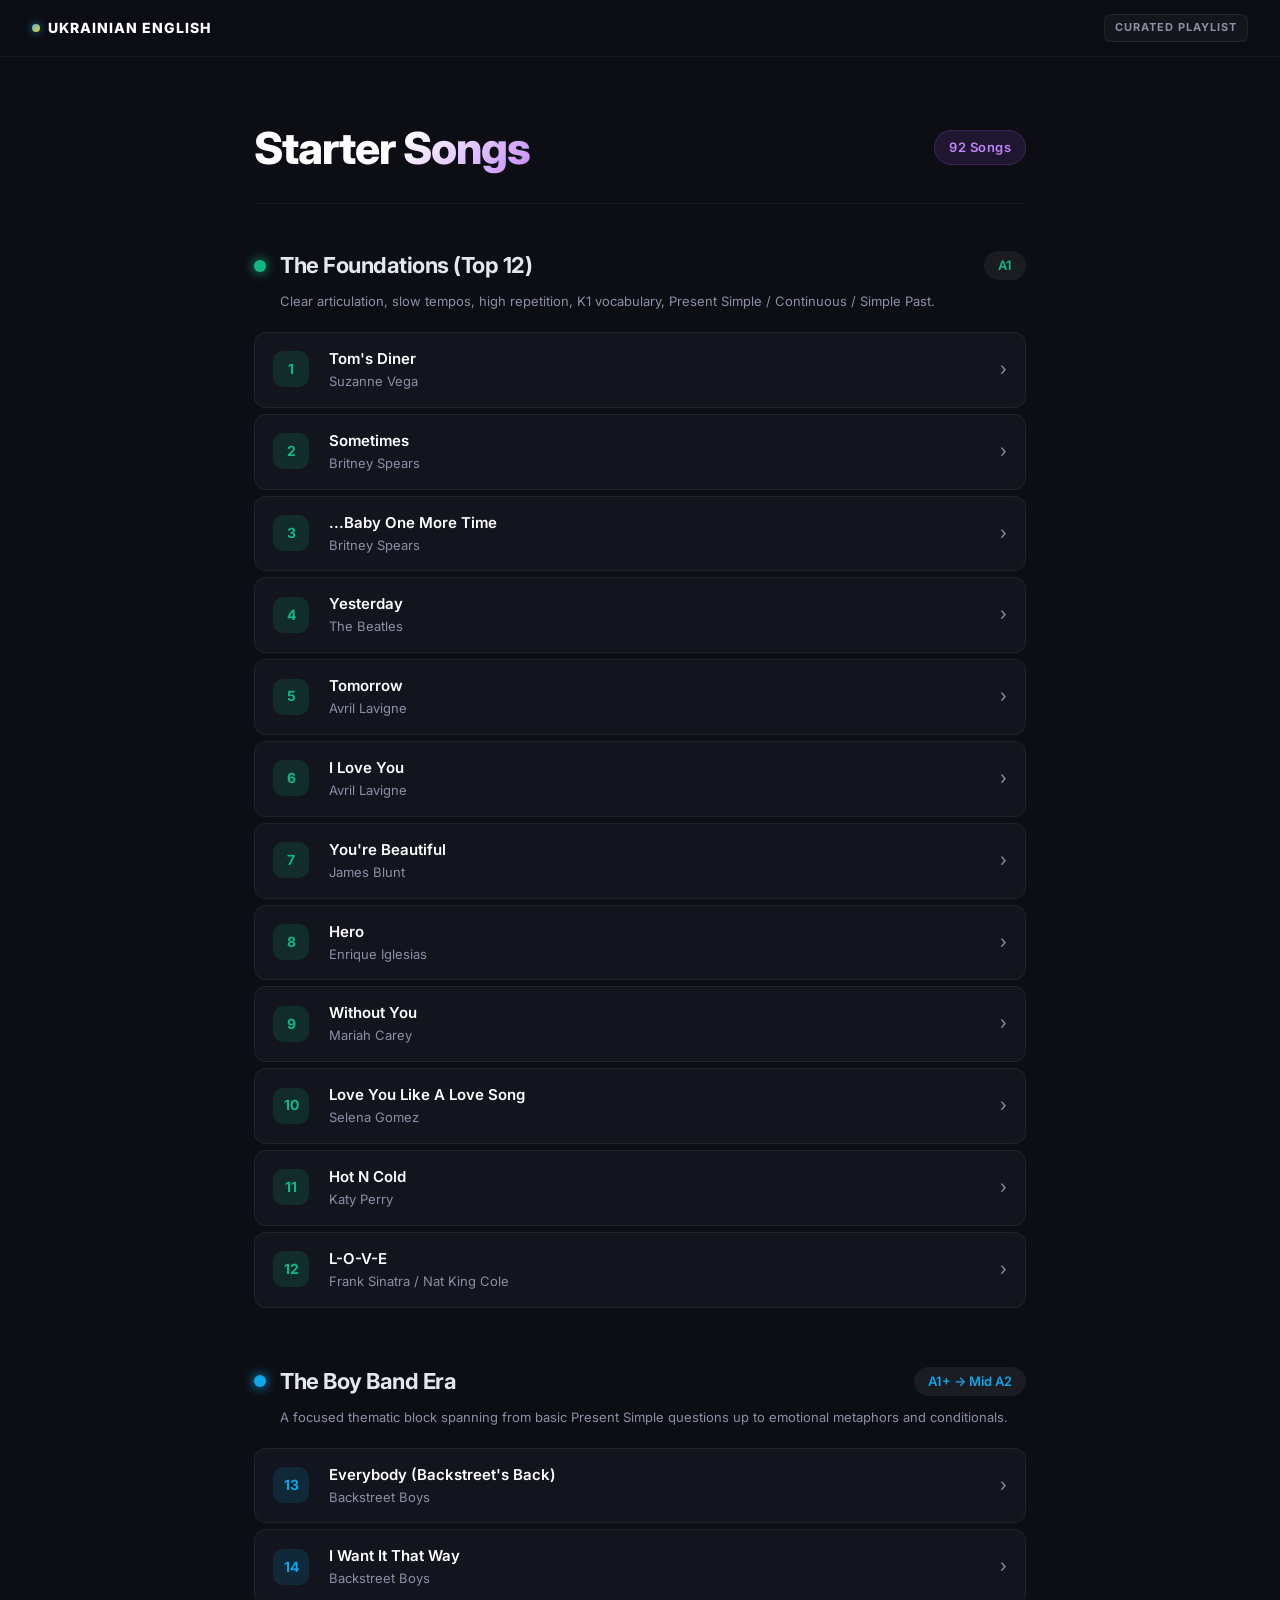
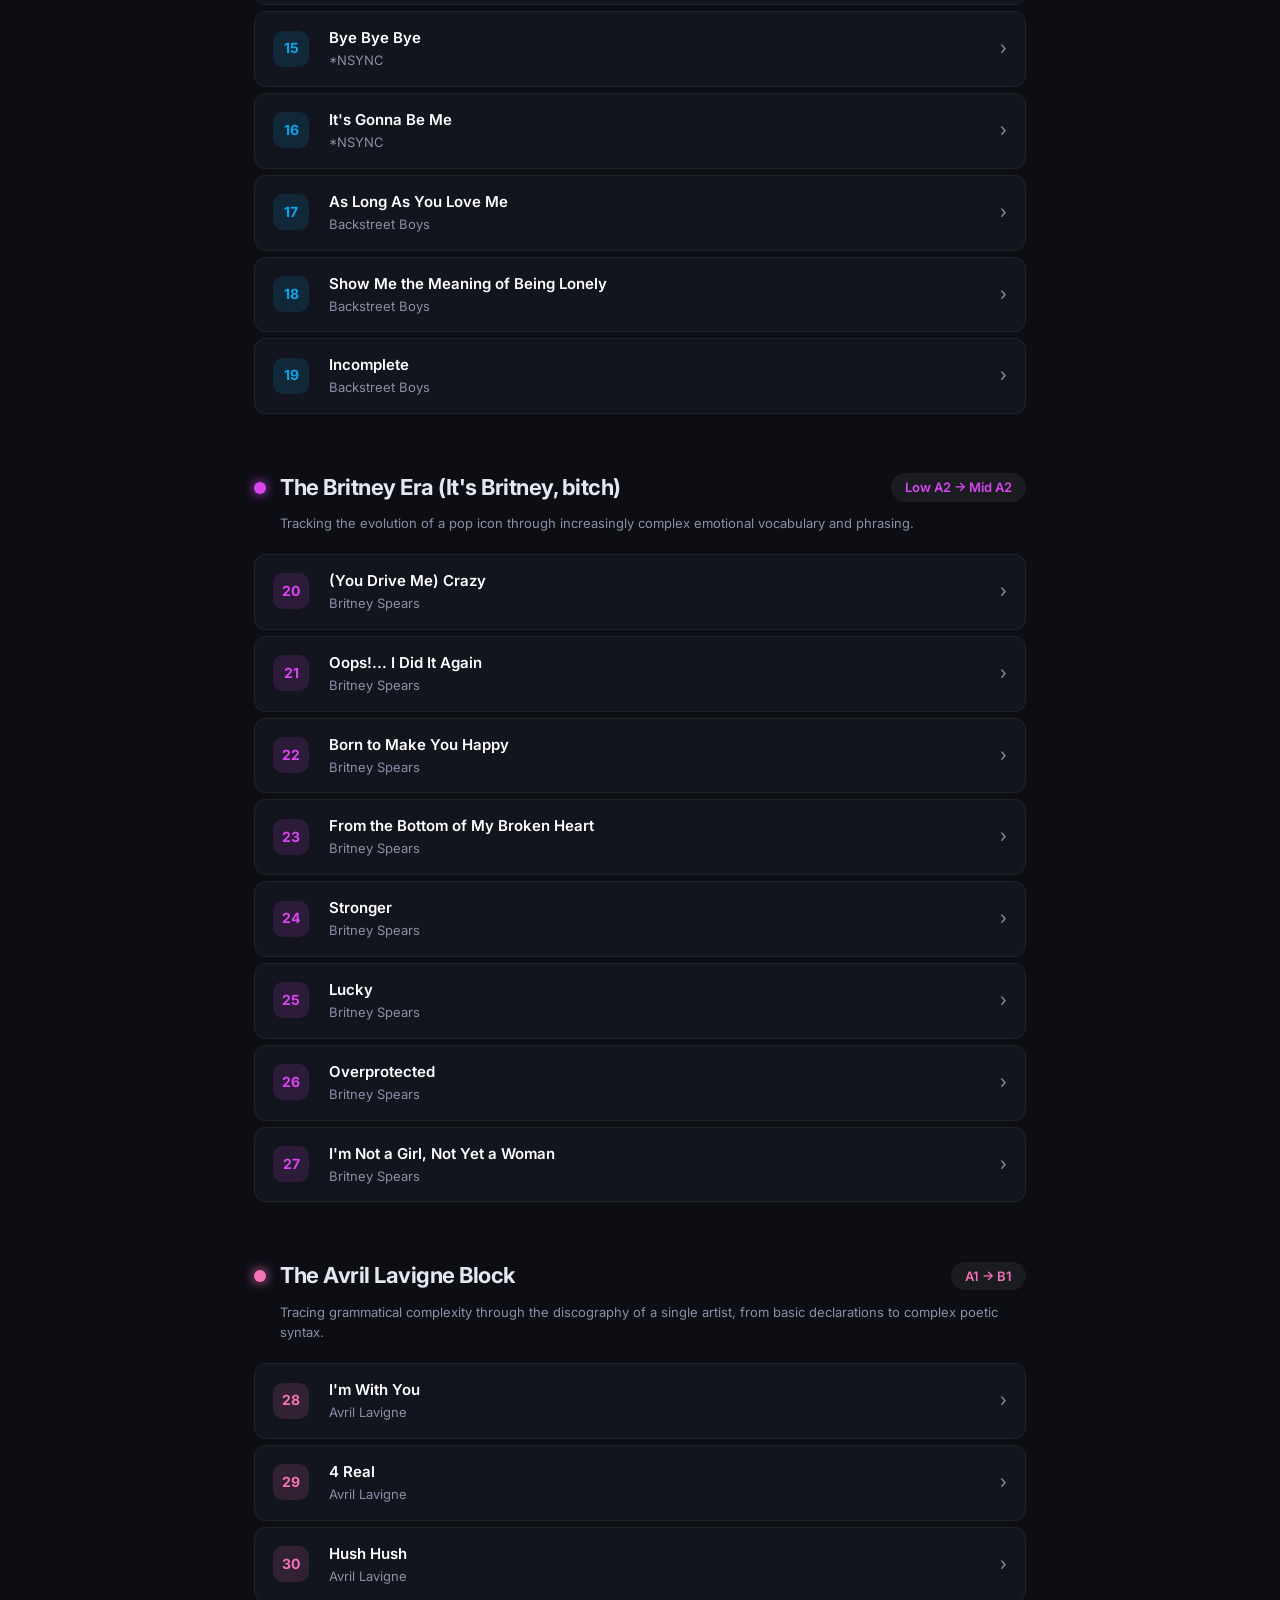
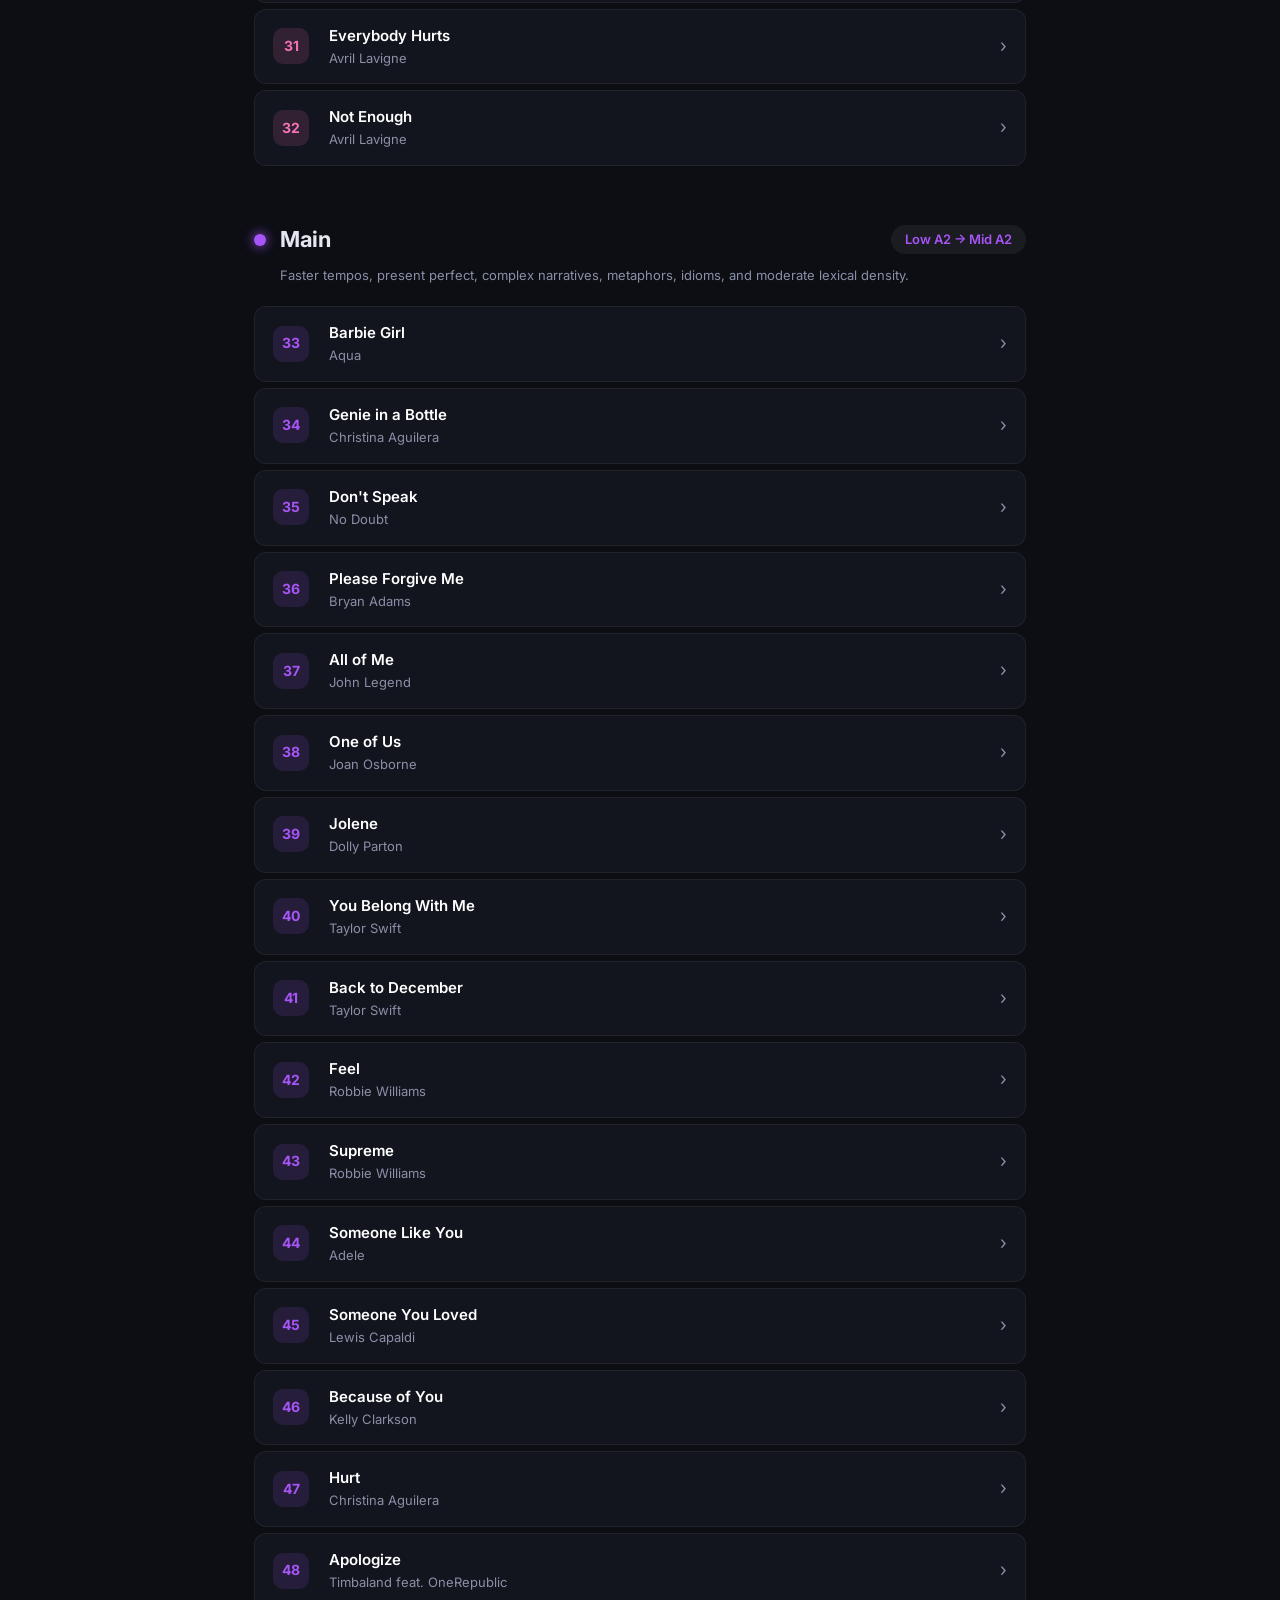
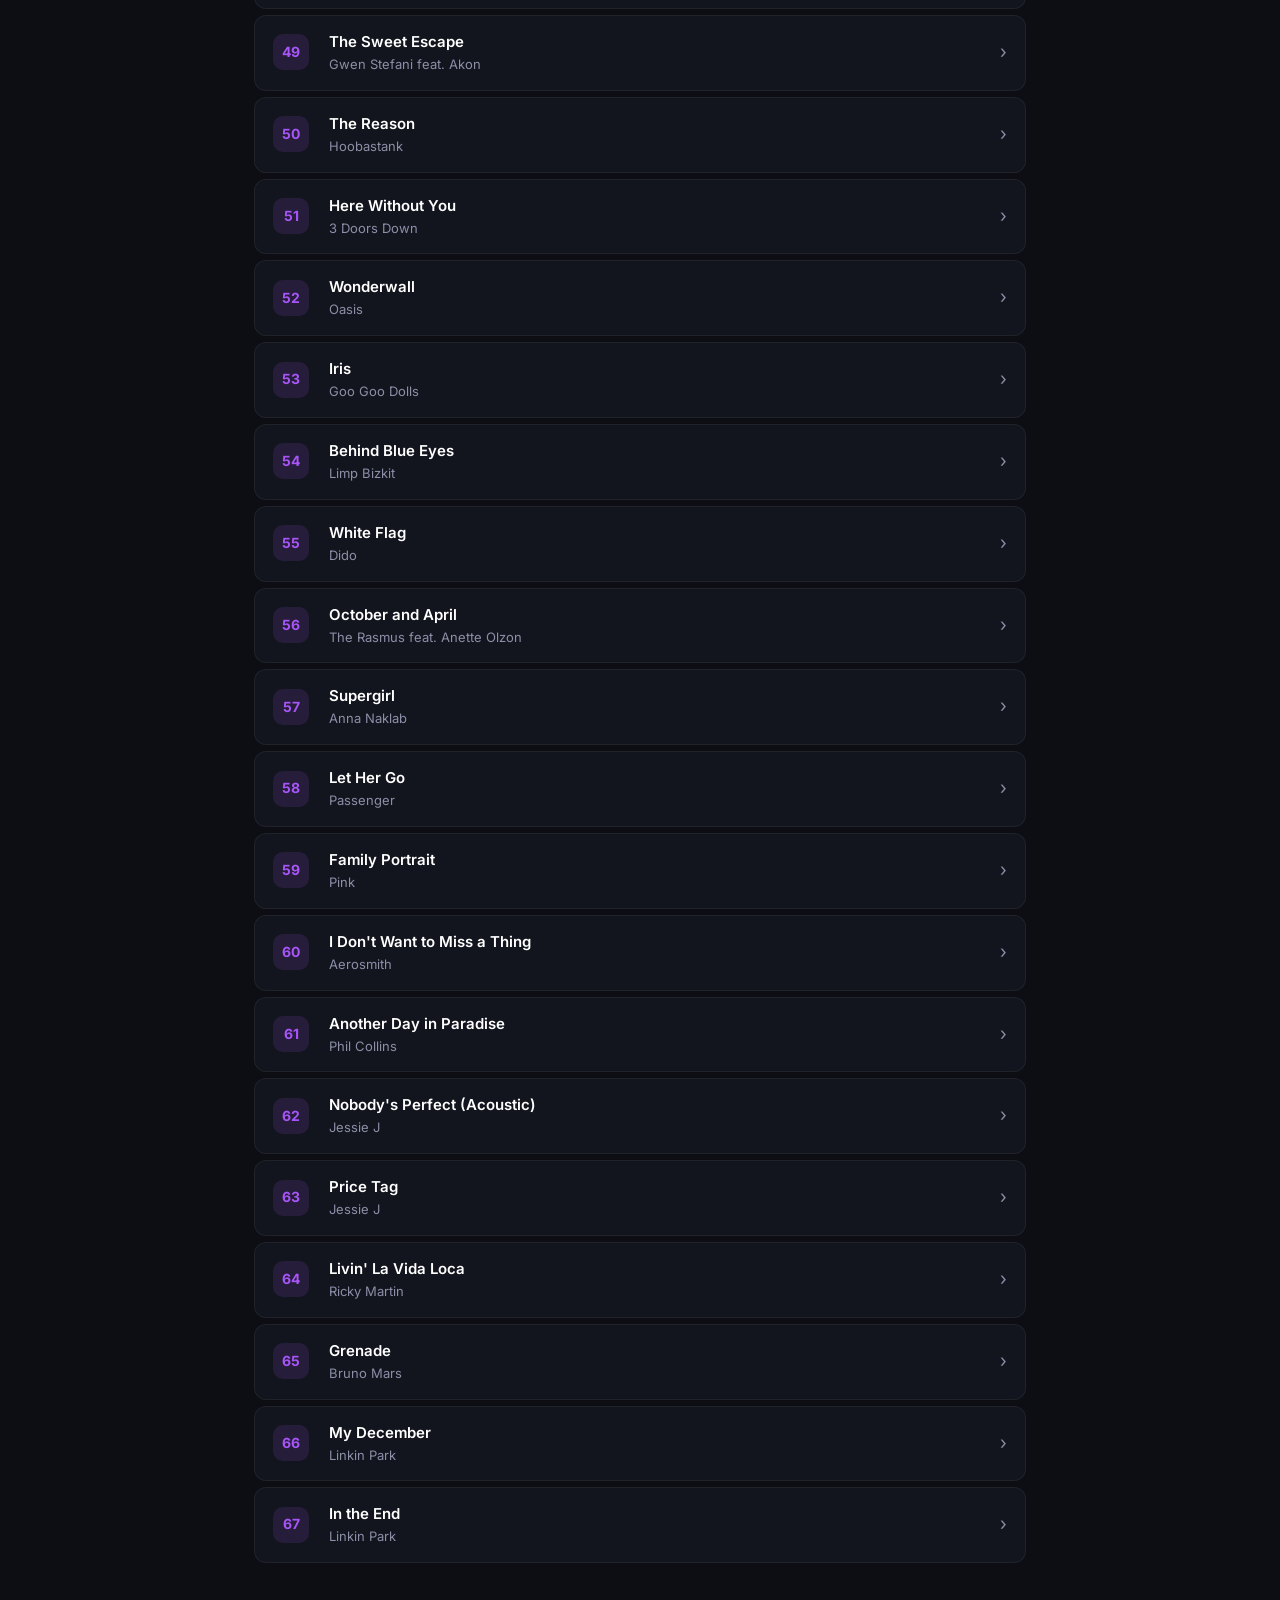
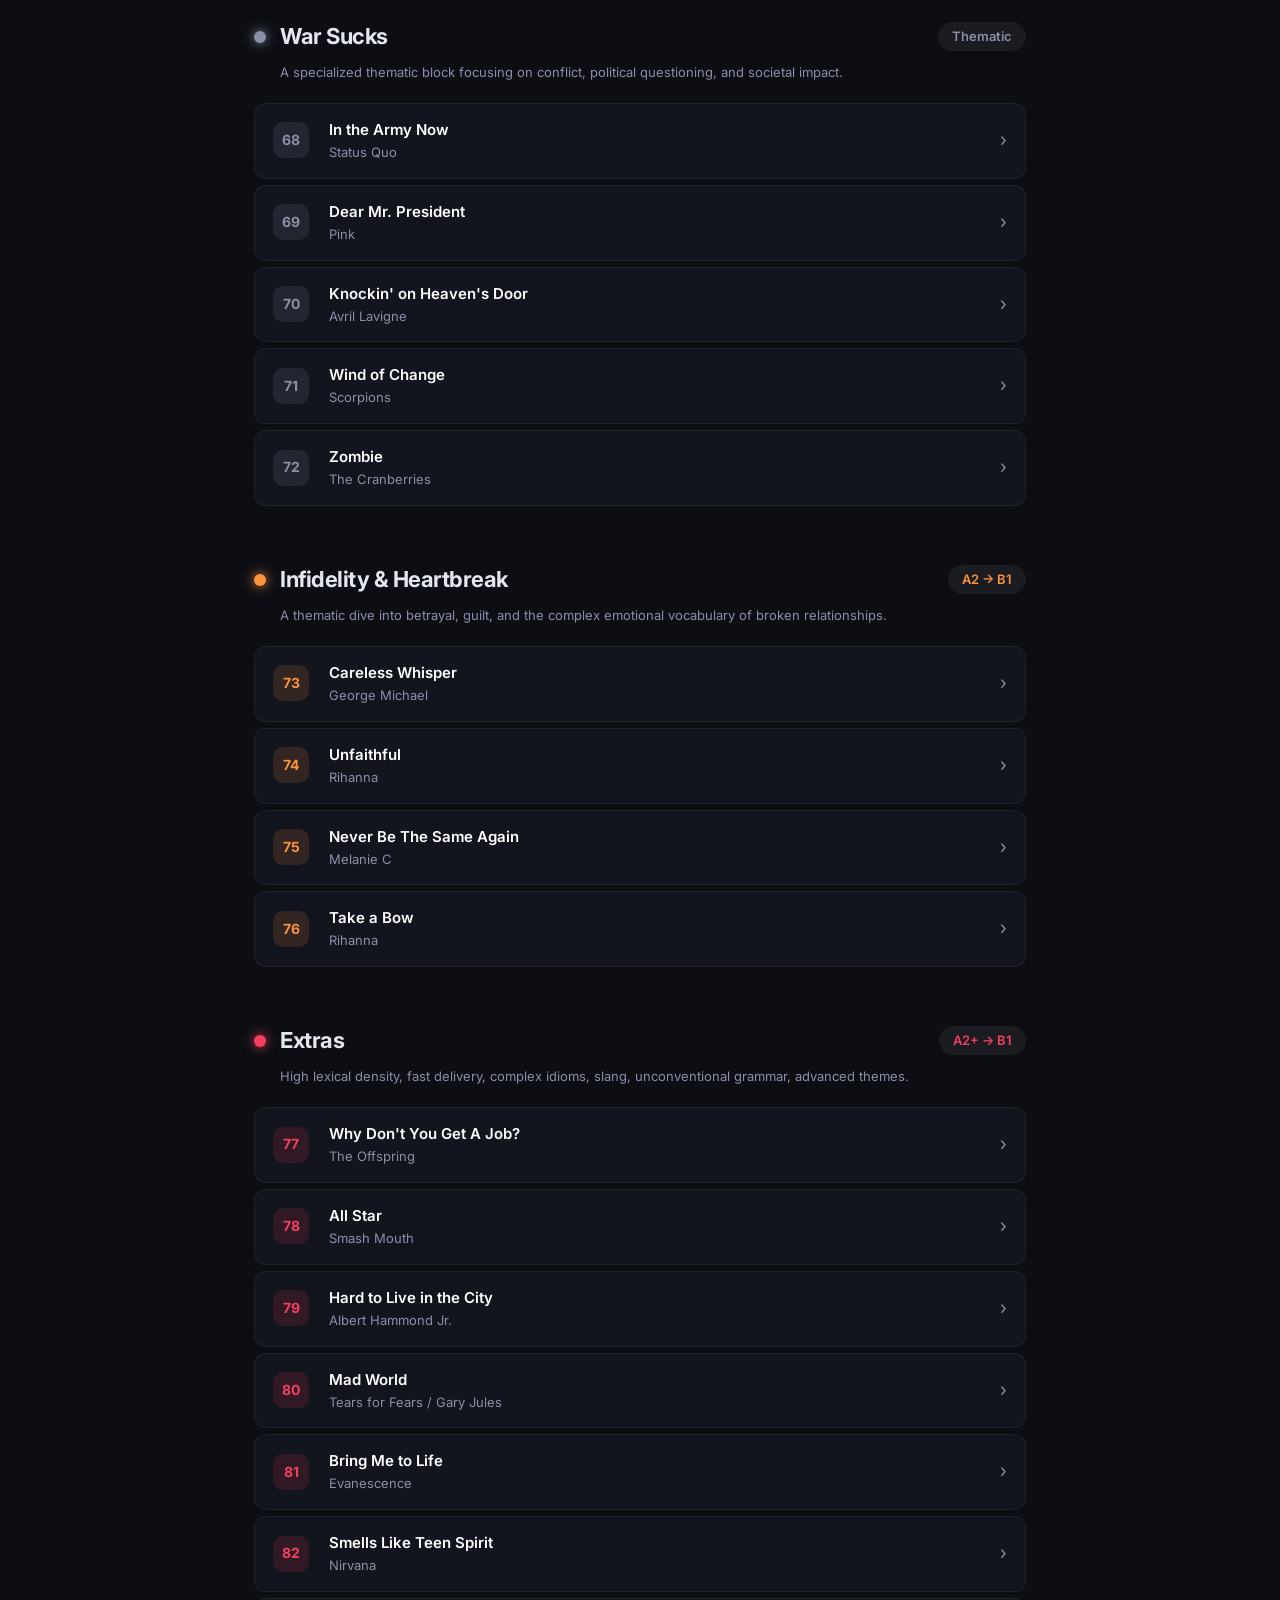
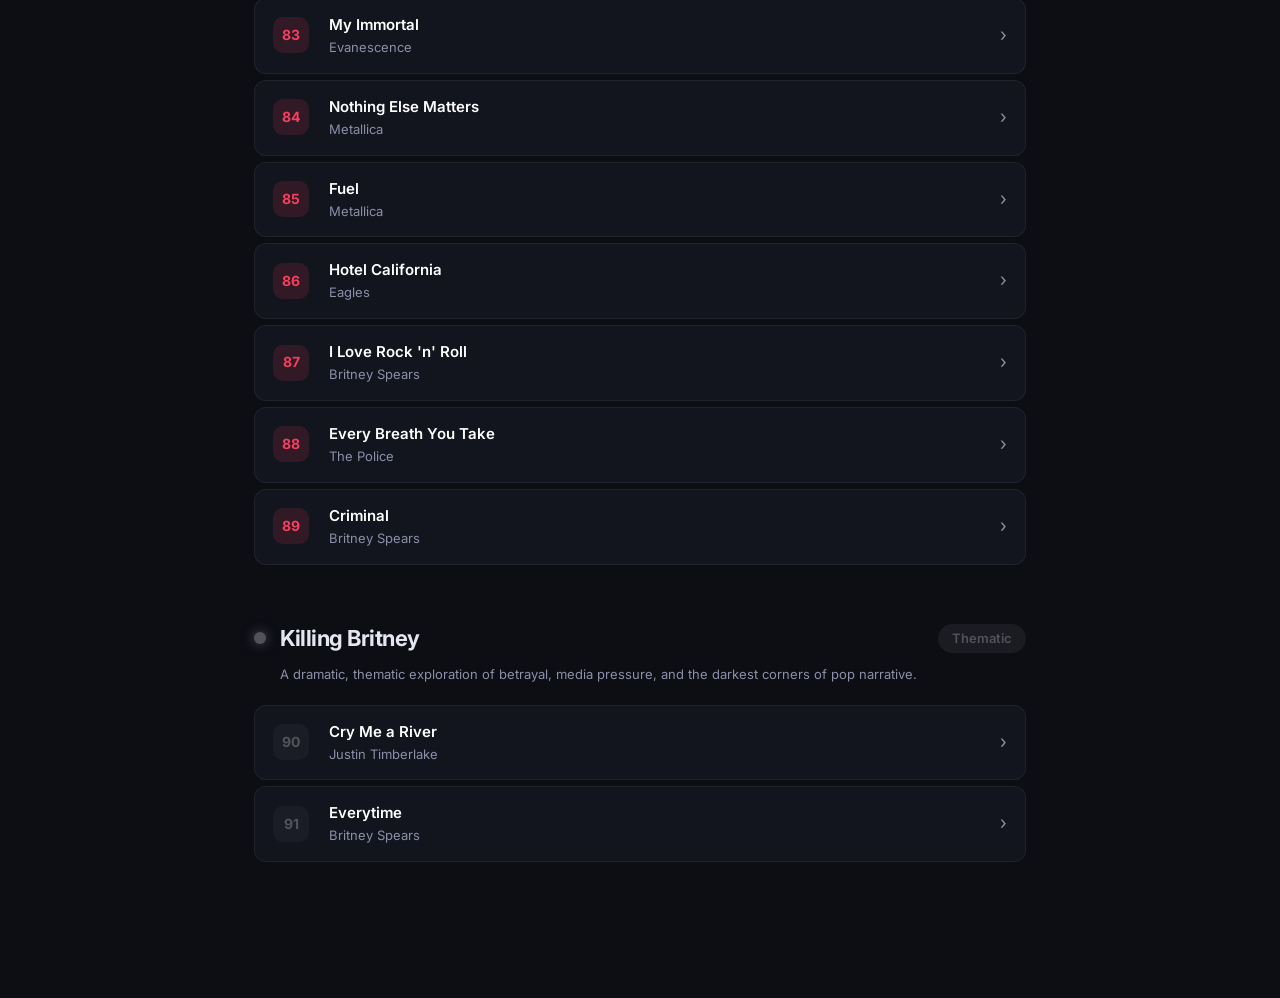
<file: index.html>
<!DOCTYPE html>
<html lang="en">
<head>
<meta charset="UTF-8">
<meta name="viewport" content="width=device-width, initial-scale=1.0">
<title>EFL Song Playlist — A1 to A2</title>
<link href="https://fonts.googleapis.com/css2?family=Inter:wght@300;400;500;600;700;800&display=swap" rel="stylesheet">
<link rel="stylesheet" href="style.css?v=1.1.0">
</head>
<body>

<header class="top-bar">
  <div class="top-bar-inner">
    <div class="brand">Ukrainian English</div>
    <div class="top-bar-badge">Curated Playlist</div>
  </div>
</header>

<header class="starter-header">
  <div class="header-inner">
    <h1>Starter Songs</h1>
    <div class="song-count-badge"><span id="song-count">89</span> Songs</div>
  </div>
</header>

<main class="container" id="app"></main>

<script src="translations.js?v=1.1.0"></script>
<script src="data.js?v=1.1.0"></script>
<script src="app.js?v=1.1.0"></script>
</body>
</html>
</file>
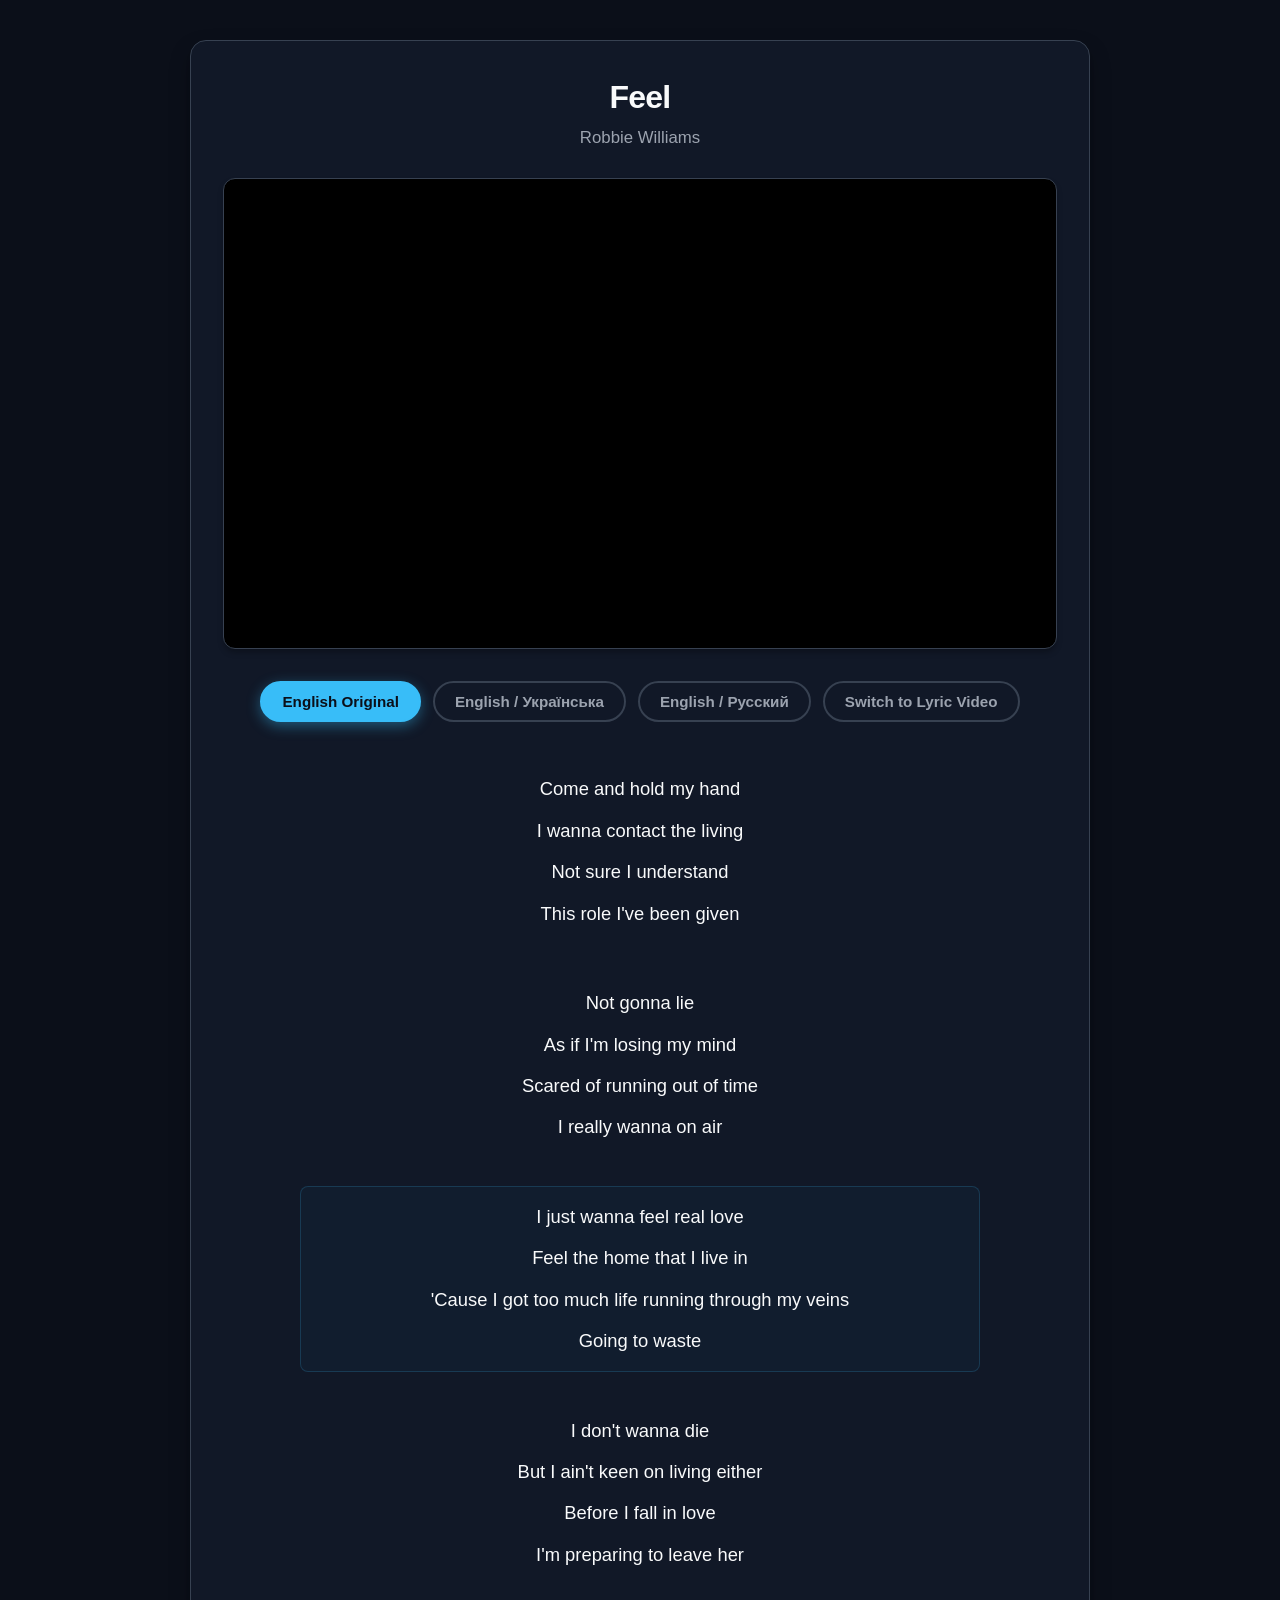
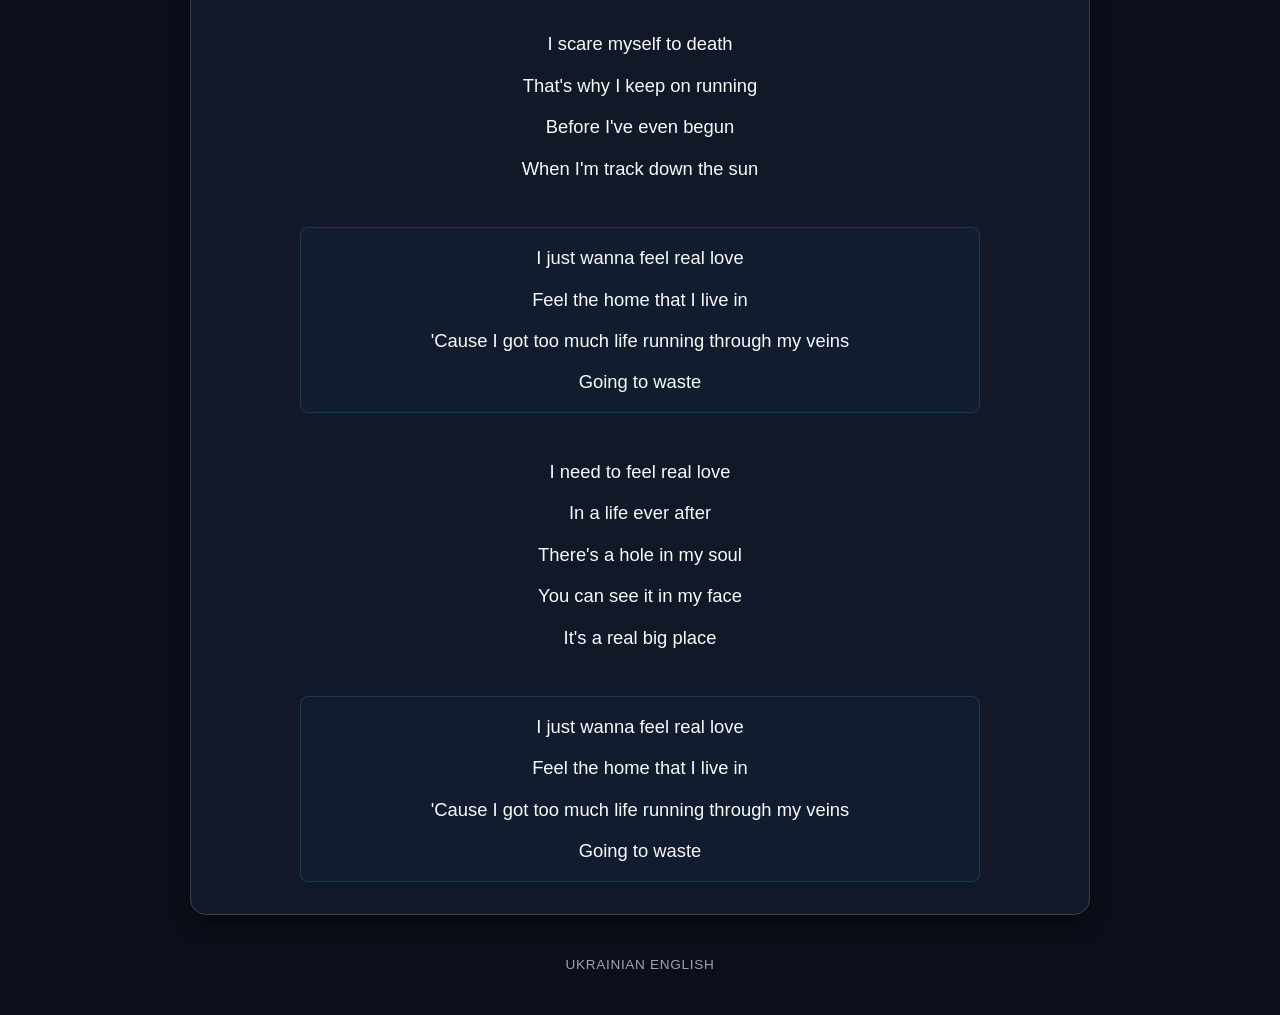
<file: Feel.html>
<!doctype html>
<html lang="en">
  <head>
    <meta charset="UTF-8" />
    <meta name="viewport" content="width=device-width, initial-scale=1.0" />
    <title>Robbie Williams - Feel</title>
    <style>
      :root {
        --bg-color: #0b0f19;
        --card-bg: #111827;
        --accent-color: #38bdf8;
        --accent-hover: #0284c7;
        --text-main: #f9fafb;
        --text-muted: #9ca3af;
        --text-translation: #e5e7eb;
        --border-color: #374151;
      }

      * {
        box-sizing: border-box;
        margin: 0;
        padding: 0;
      }

      body {
        font-family:
          -apple-system, BlinkMacSystemFont, "Segoe UI", Roboto,
          "Helvetica Neue", Arial, sans-serif;
        background-color: var(--bg-color);
        color: var(--text-main);
        line-height: 1.5;
        padding: 40px 20px;
        display: flex;
        flex-direction: column;
        align-items: center;
        min-height: 100vh;
      }

      .container {
        width: 100%;
        max-width: 900px;
        background-color: var(--card-bg);
        border-radius: 16px;
        box-shadow:
          0 10px 25px -5px rgba(0, 0, 0, 0.4),
          0 8px 10px -6px rgba(0, 0, 0, 0.4);
        padding: 32px;
        border: 1px solid var(--border-color);
      }

      header {
        text-align: center;
        margin-bottom: 28px;
      }

      header h1 {
        font-size: 2rem;
        font-weight: 800;
        letter-spacing: -0.025em;
        color: var(--text-main);
        margin-bottom: 4px;
      }

      header p {
        color: var(--text-muted);
        font-size: 1.05rem;
      }

      .video-wrapper {
        position: relative;
        padding-bottom: 56.25%; /* 16:9 Aspect Ratio */
        height: 0;
        overflow: hidden;
        border-radius: 12px;
        background-color: #000;
        margin-bottom: 32px;
        box-shadow: 0 4px 6px -1px rgba(0, 0, 0, 0.3);
        border: 1px solid var(--border-color);
      }

      .video-wrapper iframe {
        position: absolute;
        top: 0;
        left: 0;
        width: 100%;
        height: 100%;
        border: 0;
      }

      .controls {
        display: flex;
        justify-content: center;
        gap: 12px;
        margin-bottom: 36px;
        flex-wrap: wrap;
      }

      .btn,
      .video-toggle {
        background-color: #111827;
        color: var(--text-muted);
        border: 2px solid var(--border-color);
        padding: 10px 20px;
        font-size: 0.95rem;
        font-weight: 600;
        border-radius: 30px;
        cursor: pointer;
        transition: all 0.25s cubic-bezier(0.4, 0, 0.2, 1);
        outline: none;
      }

      .btn:hover,
      .video-toggle:hover {
        color: var(--text-main);
        border-color: var(--text-muted);
        transform: translateY(-1px);
      }

      .btn.active {
        background-color: var(--accent-color);
        color: #0b0f19;
        border-color: var(--accent-color);
        box-shadow: 0 4px 14px rgba(56, 189, 248, 0.4);
      }

      .lyrics-container {
        display: flex;
        flex-direction: column;
        gap: 28px;
        margin-top: 10px;
      }

      .lyrics-container:not(.side-by-side) {
        align-items: center;
      }

      .stanza {
        padding: 16px;
        border-radius: 8px;
        transition: background-color 0.2s ease;
      }

      .lyrics-container:not(.side-by-side) .stanza {
        width: min(100%, 680px);
        text-align: center;
      }

      .stanza:hover {
        background-color: rgba(255, 255, 255, 0.02);
      }

      .stanza.chorus {
        border-left: 4px solid var(--accent-color);
        background-color: rgba(56, 189, 248, 0.03);
        padding-left: 20px;
      }

      .stanza.chorus:hover {
        background-color: rgba(56, 189, 248, 0.05);
      }

      .lyrics-container:not(.side-by-side) .stanza.chorus {
        border-left: none;
        padding-left: 16px;
        box-shadow: inset 0 0 0 1px rgba(56, 189, 248, 0.18);
      }

      .lyrics-row {
        display: grid;
        grid-template-columns: 1fr;
        gap: 8px;
        margin-bottom: 12px;
      }

      .lyrics-row:last-child {
        margin-bottom: 0;
      }

      .side-by-side .lyrics-row {
        grid-template-columns: 1fr 1fr;
        gap: 40px;
      }

      .line {
        font-size: 1.15rem;
        line-height: 1.6;
      }

      .line.original {
        color: var(--text-main);
        font-weight: 500;
      }

      .line.translation {
        color: var(--text-translation);
        font-style: italic;
      }

      footer {
        margin-top: 40px;
        text-align: center;
        color: var(--text-muted);
        font-size: 0.85rem;
        letter-spacing: 0.05em;
      }

      /* Responsive Design */
      @media (max-width: 640px) {
        body {
          padding: 16px 8px;
        }
        .container {
          padding: 20px 16px;
        }
        header h1 {
          font-size: 1.75rem;
        }
        .side-by-side .lyrics-row {
          grid-template-columns: 1fr;
          gap: 4px;
          margin-bottom: 18px;
        }
        .line.translation {
          margin-bottom: 8px;
          border-bottom: 1px dashed rgba(255, 255, 255, 0.1);
          padding-bottom: 8px;
        }
        .line {
          font-size: 1.05rem;
        }
      }
    </style>
  </head>
  <body>
    <div class="container">
      <header>
        <h1>Feel</h1>
        <p>Robbie Williams</p>
      </header>

      <div class="video-wrapper">
        <iframe
          id="song-video"
          src="https://www.youtube.com/embed/iy4mXZN1Zzk"
          title="Robbie Williams - Feel (Music Video)"
          allow="
            accelerometer;
            autoplay;
            clipboard-write;
            encrypted-media;
            gyroscope;
            picture-in-picture;
            web-share;
          "
          allowfullscreen
        ></iframe>
      </div>

      <div class="controls">
        <button class="btn active" onclick="switchMode('eng')">
          English Original
        </button>
        <button class="btn" onclick="switchMode('ukr')">
          English / Українська
        </button>
        <button class="btn" onclick="switchMode('rus')">
          English / Русский
        </button>
        <button
          id="video-toggle-btn"
          class="video-toggle"
          onclick="toggleVideo()"
        >
          Switch to Lyric Video
        </button>
      </div>

      <div id="lyrics-display" class="lyrics-container"></div>
    </div>

    <footer>UKRAINIAN ENGLISH</footer>

    <script>
      const songData = [
        {
          type: "verse",
          lines: [
            {
              eng: "Come and hold my hand",
              ukr: "Підійди й візьми мою руку",
              rus: "Приди и возьми мою руку",
            },
            {
              eng: "I wanna contact the living",
              ukr: "Я хочу відчути зв'язок із живими",
              rus: "Я хочу связаться с живыми",
            },
            {
              eng: "Not sure I understand",
              ukr: "Не певен, чи розумію я",
              rus: "Не уверен, что понимаю",
            },
            {
              eng: "This role I've been given",
              ukr: "Роль, яку мне доручили",
              rus: "Роль, которая мне досталась",
            },
          ],
        },
        {
          type: "verse",
          lines: [
            {
              eng: "Not gonna lie",
              ukr: "Не буду брехати",
              rus: "Не стану лгать",
            },
            {
              eng: "As if I'm losing my mind",
              ukr: "Здається, я втрачаю глузд",
              rus: "Будто я схожу с ума",
            },
            {
              eng: "Scared of running out of time",
              ukr: "Боюся, що мені не вистачить часу",
              rus: "Боюсь, что у меня кончается время",
            },
            {
              eng: "I really wanna on air",
              ukr: "Я так прагну бути почутим",
              rus: "Я действительно хочу быть услышанным",
            },
          ],
        },
        {
          type: "chorus",
          lines: [
            {
              eng: "I just wanna feel real love",
              ukr: "Я просто хочу відчути справжнє кохання",
              rus: "Я просто хочу почувствовать настоящую любовь",
            },
            {
              eng: "Feel the home that I live in",
              ukr: "Відчути дім, у якому живу",
              rus: "Почувствовать дом, в котором живу",
            },
            {
              eng: "'Cause I got too much life running through my veins",
              ukr: "Бо в моїх жилах вирує забагато життя",
              rus: "Ведь в моих венах течет слишком много жизни",
            },
            {
              eng: "Going to waste",
              ukr: "Яке витрачається намарно",
              rus: "И она тратится впустую",
            },
          ],
        },
        {
          type: "verse",
          lines: [
            {
              eng: "I don't wanna die",
              ukr: "Я не хочу помирати",
              rus: "Я не хочу умирать",
            },
            {
              eng: "But I ain't keen on living either",
              ukr: "Але й жити особливого бажання немає",
              rus: "Но и к жизни не слишком стремлюсь",
            },
            {
              eng: "Before I fall in love",
              ukr: "Ще до того, як закохаюся",
              rus: "Прежде чем влюбиться",
            },
            {
              eng: "I'm preparing to leave her",
              ukr: "Я вже готуюся покинути її",
              rus: "Я уже готовлюсь оставить её",
            },
          ],
        },
        {
          type: "verse",
          lines: [
            {
              eng: "I scare myself to death",
              ukr: "Я лякаю себе до смерті",
              rus: "Я пугаю себя до смерти",
            },
            {
              eng: "That's why I keep on running",
              ukr: "Тому й продовжую бігти геть",
              rus: "Поэтому продолжаю бежать",
            },
            {
              eng: "Before I've even begun",
              ukr: "Навіть іще не почавши",
              rus: "Даже еще не начав",
            },
            {
              eng: "When I'm track down the sun",
              ukr: "Коли я йду слідами сонця",
              rus: "Когда я преследую солнце",
            },
          ],
        },
        {
          type: "chorus",
          lines: [
            {
              eng: "I just wanna feel real love",
              ukr: "Я просто хочу відчути справжнє кохання",
              rus: "Я просто хочу почувствовать настоящую любовь",
            },
            {
              eng: "Feel the home that I live in",
              ukr: "Відчути дім, у якому живу",
              rus: "Почувствовать дом, в котором живу",
            },
            {
              eng: "'Cause I got too much life running through my veins",
              ukr: "Бо в моїх жилах вирує забагато життя",
              rus: "Ведь в моих венах течет слишком много жизни",
            },
            {
              eng: "Going to waste",
              ukr: "Яке витрачається намарно",
              rus: "И она тратится впустую",
            },
          ],
        },
        {
          type: "verse",
          lines: [
            {
              eng: "I need to feel real love",
              ukr: "Мені потрібно відчути справжнє кохання",
              rus: "Мне нужно почувствовать настоящую любовь",
            },
            {
              eng: "In a life ever after",
              ukr: "У майбутньому вічному житті",
              rus: "В жизни грядущей и вечной",
            },
            {
              eng: "There's a hole in my soul",
              ukr: "У моїй душі зяє діра",
              rus: "В моей душе дыра",
            },
            {
              eng: "You can see it in my face",
              ukr: "Ти бачиш це по моєму обличчю",
              rus: "Ты видишь это по моему лицу",
            },
            {
              eng: "It's a real big place",
              ukr: "Це справді величезна порожнеча",
              rus: "Это действительно огромное пространство",
            },
          ],
        },
        {
          type: "chorus",
          lines: [
            {
              eng: "I just wanna feel real love",
              ukr: "Я просто хочу відчути справжнє кохання",
              rus: "Я просто хочу почувствовать настоящую любовь",
            },
            {
              eng: "Feel the home that I live in",
              ukr: "Відчути дім, у якому живу",
              rus: "Почувствовать дом, в котором живу",
            },
            {
              eng: "'Cause I got too much life running through my veins",
              ukr: "Бо в моїх жилах вирує забагато життя",
              rus: "Ведь в моих венах течет слишком много жизни",
            },
            {
              eng: "Going to waste",
              ukr: "Яке витрачається намарно",
              rus: "И она тратится впустую",
            },
          ],
        },
      ];

      const videoSources = {
        music: {
          src: "https://www.youtube.com/embed/iy4mXZN1Zzk",
          title: "Robbie Williams - Feel (Music Video)",
          buttonLabel: "Switch to Lyric Video",
        },
        lyric: {
          src: "https://www.youtube.com/embed/m9JlqyW_GAk",
          title: "Robbie Williams - Feel (Lyric Video)",
          buttonLabel: "Switch to Music Video",
        },
      };

      let currentVideoType = "music";

      function updateVideo() {
        const player = document.getElementById("song-video");
        const toggleButton = document.getElementById("video-toggle-btn");
        const currentVideo = videoSources[currentVideoType];

        player.src = currentVideo.src;
        player.title = currentVideo.title;
        toggleButton.textContent = currentVideo.buttonLabel;
      }

      function toggleVideo() {
        currentVideoType = currentVideoType === "music" ? "lyric" : "music";
        updateVideo();
      }

      function switchMode(mode) {
        const buttons = document.querySelectorAll(".btn");
        buttons.forEach((btn) => btn.classList.remove("active"));

        if (mode === "eng") buttons[0].classList.add("active");
        else if (mode === "ukr") buttons[1].classList.add("active");
        else if (mode === "rus") buttons[2].classList.add("active");

        const container = document.getElementById("lyrics-display");
        container.innerHTML = "";

        if (mode === "eng") {
          container.classList.remove("side-by-side");
        } else {
          container.classList.add("side-by-side");
        }

        songData.forEach((stanza) => {
          const stanzaDiv = document.createElement("div");
          stanzaDiv.className = `stanza ${stanza.type}`;

          stanza.lines.forEach((line) => {
            const rowDiv = document.createElement("div");
            rowDiv.className = "lyrics-row";

            const engLine = document.createElement("div");
            engLine.className = "line original";
            engLine.textContent = line.eng;
            rowDiv.appendChild(engLine);

            if (mode !== "eng") {
              const transLine = document.createElement("div");
              transLine.className = "line translation";
              transLine.textContent = line[mode];
              rowDiv.appendChild(transLine);
            }

            stanzaDiv.appendChild(rowDiv);
          });

          container.appendChild(stanzaDiv);
        });
      }

      updateVideo();
      switchMode("eng");
    </script>
  </body>
</html>
</file>
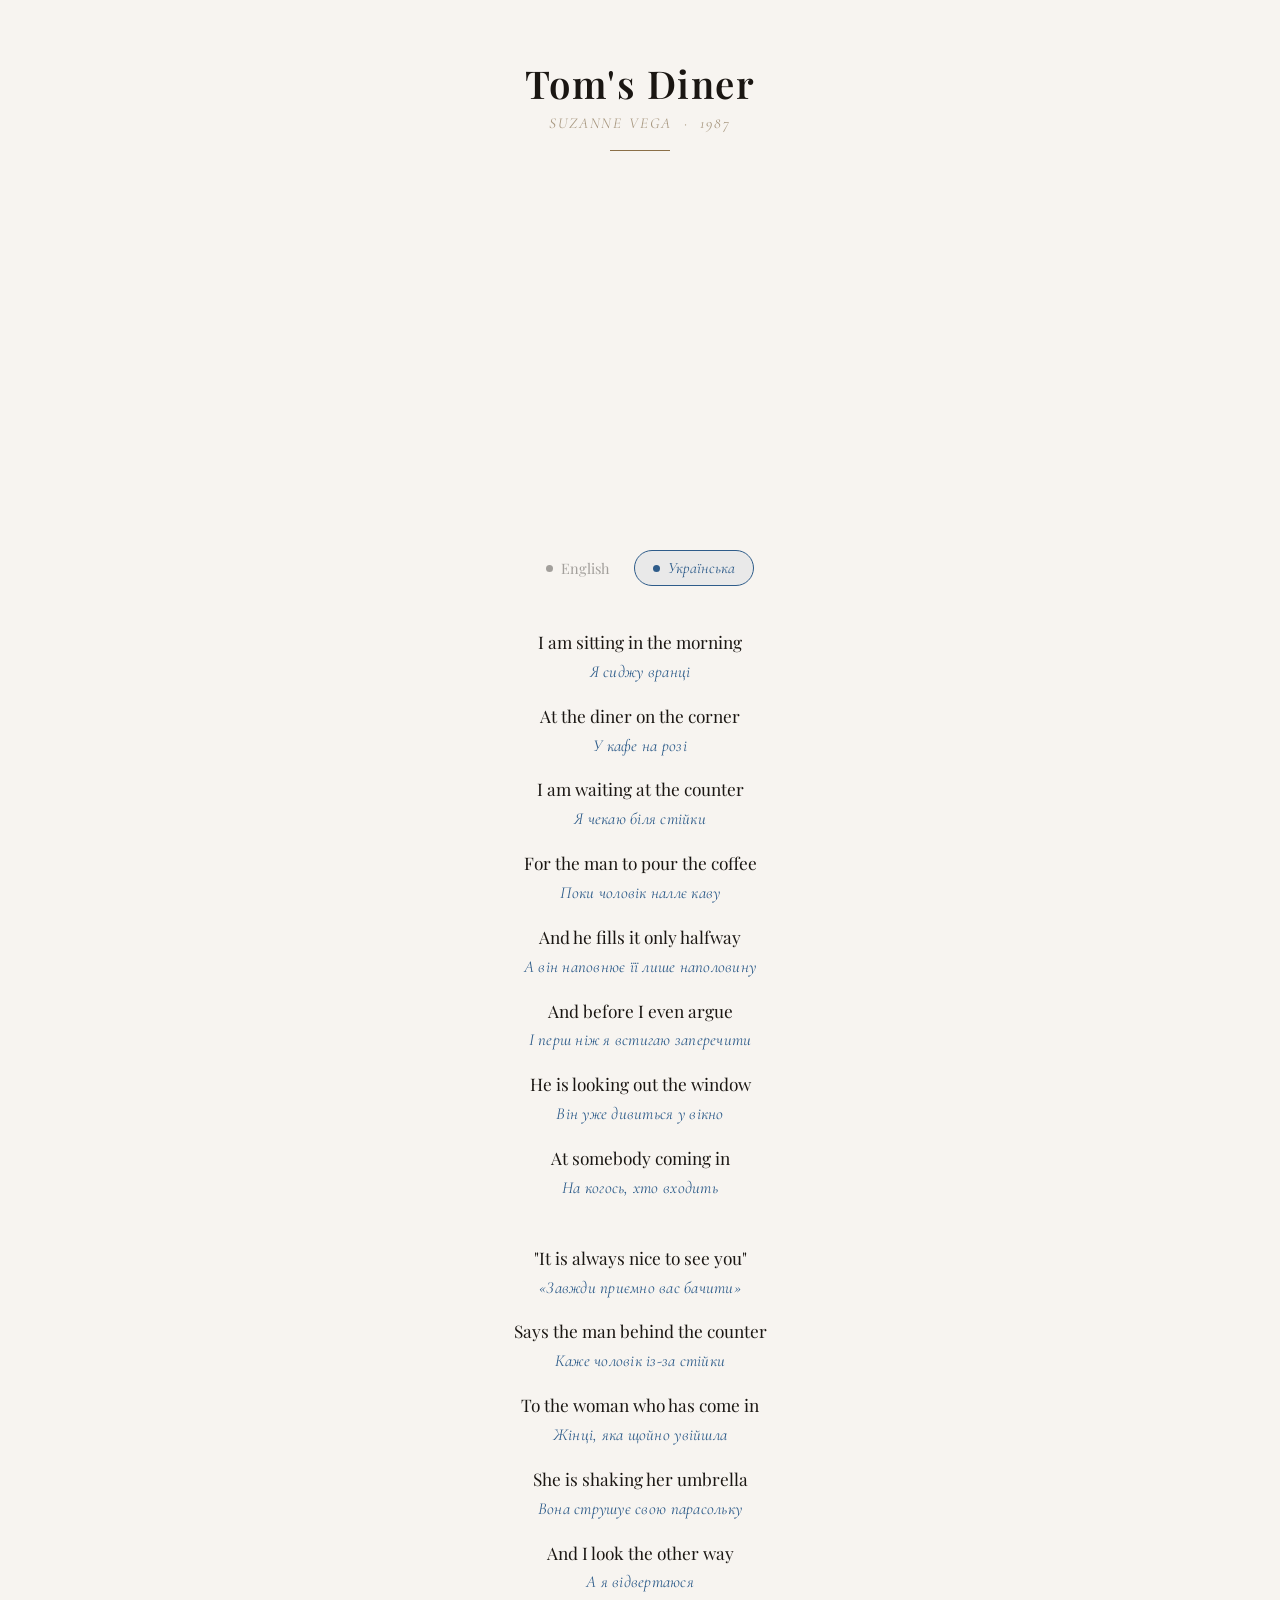
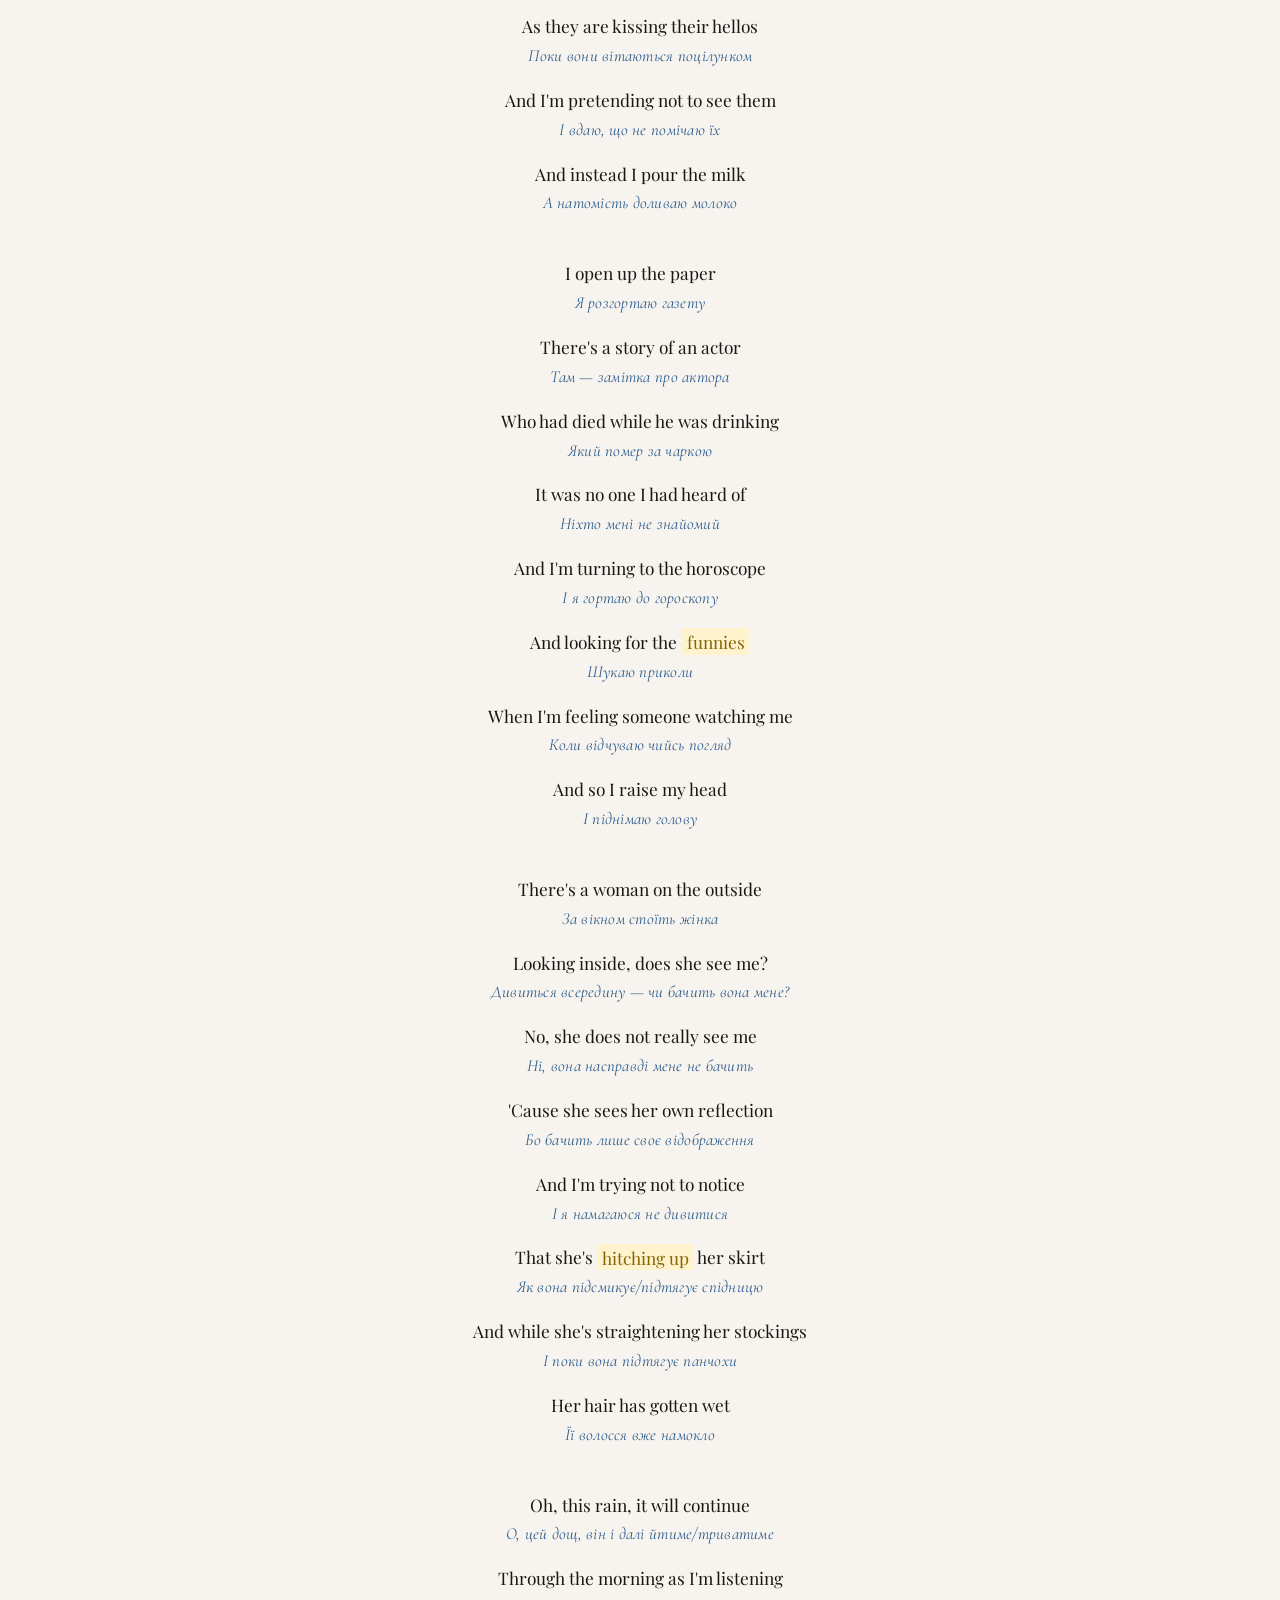
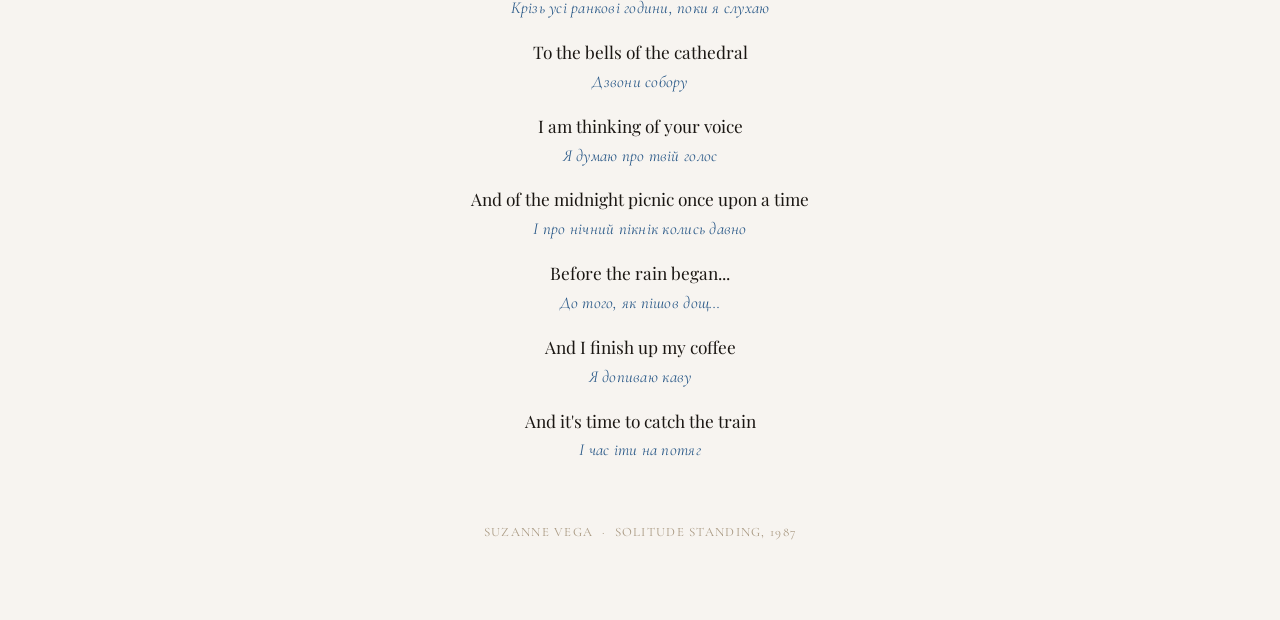
<file: Toms-Diner.html>
<!DOCTYPE html>
<html lang="en">
<head>
  <meta charset="UTF-8">
  <meta name="viewport" content="width=device-width, initial-scale=1.0">
  <title>Tom's Diner</title>
  <style>
    @import url('https://fonts.googleapis.com/css2?family=Playfair+Display:ital,wght@0,400;0,600;1,400&family=Cormorant+Garamond:ital,wght@0,300;0,400;1,300&display=swap');

    *, *::before, *::after {
      box-sizing: border-box;
      margin: 0;
      padding: 0;
    }

    :root {
      --cream: #f7f4f0;
      --ink: #1a1612;
      --sepia: #8b6f47;
      --muted: #a89880;
      --ua: #2e5c8a;
    }

    body {
      background-color: var(--cream);
      font-family: 'Cormorant Garamond', Georgia, serif;
      color: var(--ink);
      min-height: 100vh;
      display: flex;
      justify-content: center;
      padding: 60px 20px 80px;
    }

    .page {
      width: 100%;
      max-width: 560px;
    }

    header {
      text-align: center;
      margin-bottom: 52px;
    }

    .title {
      font-family: 'Playfair Display', Georgia, serif;
      font-size: 2.4rem;
      font-weight: 600;
      letter-spacing: 0.04em;
      line-height: 1.2;
      color: var(--ink);
    }

    .subtitle {
      margin-top: 8px;
      font-size: 0.95rem;
      font-style: italic;
      color: var(--muted);
      letter-spacing: 0.12em;
      text-transform: uppercase;
    }

    .divider {
      margin: 18px auto 0;
      width: 60px;
      height: 1px;
      background: var(--sepia);
    }

    .stanza {
      margin-bottom: 40px;
    }

    .line-pair {
      margin-bottom: 2px;
    }

    .en {
      font-family: 'Playfair Display', Georgia, serif;
      font-size: 1.08rem;
      font-weight: 400;
      line-height: 1.9;
      color: var(--ink);
      text-align: center;
      display: block;
    }

    .ua {
      font-family: 'Cormorant Garamond', Georgia, serif;
      font-size: 1.05rem;
      font-weight: 400;
      font-style: italic;
      line-height: 1.6;
      color: var(--ua);
      text-align: center;
      display: block;
      margin-bottom: 14px;
      letter-spacing: 0.015em;
    }

    footer {
      text-align: center;
      margin-top: 60px;
      font-size: 0.8rem;
      color: var(--muted);
      letter-spacing: 0.1em;
      text-transform: uppercase;
    }

    .mode-toggle {
      display: flex;
      justify-content: center;
      gap: 6px;
      margin-bottom: 40px;
    }

    .mode-btn {
      display: flex;
      align-items: center;
      gap: 8px;
      padding: 7px 18px;
      border-radius: 999px;
      border: 1.5px solid transparent;
      background: transparent;
      cursor: pointer;
      transition: all 0.2s ease;
    }

    .mode-btn .dot {
      width: 7px; height: 7px;
      border-radius: 50%;
      flex-shrink: 0;
    }

    #btn-en .dot { background: var(--ink); }
    #btn-en .label {
      font-family: 'Playfair Display', Georgia, serif;
      font-size: 0.9rem;
      color: var(--ink);
    }
    #btn-en.active {
      border-color: var(--ink);
      background: rgba(26,22,18,0.05);
    }
    #btn-en:not(.active) { opacity: 0.38; }
    #btn-en:not(.active):hover { opacity: 0.7; }

    #btn-ua .dot { background: var(--ua); }
    #btn-ua .label {
      font-family: 'Cormorant Garamond', Georgia, serif;
      font-style: italic;
      font-size: 1rem;
      color: var(--ua);
    }
    #btn-ua.active {
      border-color: var(--ua);
      background: rgba(46,92,138,0.07);
    }
    #btn-ua:not(.active) { opacity: 0.38; }
    #btn-ua:not(.active):hover { opacity: 0.7; }

    body.mode-en .ua { display: none; }
    body.mode-en .en { line-height: 2.1; }

    .video-wrap {
      position: relative;
      width: 100%;
      padding-bottom: 56.25%;
      margin-bottom: 32px;
      border-radius: 6px;
      overflow: hidden;
    }

    .video-wrap iframe {
      position: absolute;
      inset: 0;
      width: 100%;
      height: 100%;
    }
    .highlight-error {
  background-color: #fff3cd; /* light yellow, common for warnings/errors */
  color: #856404;            /* dark brownish-yellow for contrast */
  padding: 0.1em 0.3em;      /* slight padding so the highlight extends around text */
  border-radius: 0.2em;      /* subtle rounded corners */
}

  </style>
</head>
<body>
  <div class="page">
    <header>
      <div class="title">Tom's Diner</div>
      <div class="subtitle">Suzanne Vega &nbsp;·&nbsp; 1987</div>
      <div class="divider"></div>
    </header>

    <div class="video-wrap">
      <iframe
        src="https://www.youtube.com/embed/mto47BMT3yA"
        title="Tom's Diner – Suzanne Vega"
        frameborder="0"
        allow="accelerometer; autoplay; clipboard-write; encrypted-media; gyroscope; picture-in-picture"
        allowfullscreen>
      </iframe>
    </div>

    <div class="mode-toggle">
      <button id="btn-en" class="mode-btn" onclick="setMode('en')">
        <span class="dot"></span>
        <span class="label">English</span>
      </button>
      <button id="btn-ua" class="mode-btn active" onclick="setMode('ua')">
        <span class="dot"></span>
        <span class="label">Українська</span>
      </button>
    </div>

    <script>
      function setMode(mode) {
        document.body.classList.toggle('mode-en', mode === 'en');
        document.getElementById('btn-en').classList.toggle('active', mode === 'en');
        document.getElementById('btn-ua').classList.toggle('active', mode === 'ua');
      }
    </script>

    <!-- Stanza 1 -->
    <div class="stanza">
      <div class="line-pair">
        <span class="en">I am sitting in the morning</span>
        <span class="ua">Я сиджу вранці</span>
      </div>
      <div class="line-pair">
        <span class="en">At the diner on the corner</span>
        <span class="ua">У кафе на розі</span>
      </div>
      <div class="line-pair">
        <span class="en">I am waiting at the counter</span>
        <span class="ua">Я чекаю біля стійки</span>
      </div>
      <div class="line-pair">
        <span class="en">For the man to pour the coffee</span>
        <span class="ua">Поки чоловік наллє каву</span>
      </div>
      <div class="line-pair">
        <span class="en">And he fills it only halfway</span>
        <span class="ua">А він наповнює її лише наполовину</span>
      </div>
      <div class="line-pair">
        <span class="en">And before I even argue</span>
        <span class="ua">І перш ніж я встигаю заперечити</span>
      </div>
      <div class="line-pair">
        <span class="en">He is looking out the window</span>
        <span class="ua">Він уже дивиться у вікно</span>
      </div>
      <div class="line-pair">
        <span class="en">At somebody coming in</span>
        <span class="ua">На когось, хто входить</span>
      </div>
    </div>

    <!-- Stanza 2 -->
    <div class="stanza">
      <div class="line-pair">
        <span class="en">"It is always nice to see you"</span>
        <span class="ua">«Завжди приємно вас бачити»</span>
      </div>
      <div class="line-pair">
        <span class="en">Says the man behind the counter</span>
        <span class="ua">Каже чоловік із-за стійки</span>
      </div>
      <div class="line-pair">
        <span class="en">To the woman who has come in</span>
        <span class="ua">Жінці, яка щойно увійшла</span>
      </div>
      <div class="line-pair">
        <span class="en">She is shaking her umbrella</span>
        <span class="ua">Вона струшує свою парасольку</span>
      </div>
      <div class="line-pair">
        <span class="en">And I look the other way</span>
        <span class="ua">А я відвертаюся</span>
      </div>
      <div class="line-pair">
        <span class="en">As they are kissing their hellos</span>
        <span class="ua">Поки вони вітаються поцілунком</span>
      </div>
      <div class="line-pair">
        <span class="en">And I'm pretending not to see them</span>
        <span class="ua">І вдаю, що не помічаю їх</span>
      </div>
      <div class="line-pair">
        <span class="en">And instead I pour the milk</span>
        <span class="ua">А натомість доливаю молоко</span>
      </div>
    </div>

    <!-- Stanza 3 -->
    <div class="stanza">
      <div class="line-pair">
        <span class="en">I open up the paper</span>
        <span class="ua">Я розгортаю газету</span>
      </div>
      <div class="line-pair">
        <span class="en">There's a story of an actor</span>
        <span class="ua">Там — замітка про актора</span>
      </div>
      <div class="line-pair">
        <span class="en">Who had died while he was drinking</span>
        <span class="ua">Який помер за чаркою</span>
      </div>
      <div class="line-pair">
        <span class="en">It was no one I had heard of</span>
        <span class="ua">Ніхто мені не знайомий</span>
      </div>
      <div class="line-pair">
        <span class="en">And I'm turning to the horoscope</span>
        <span class="ua">І я гортаю до гороскопу</span>
      </div>
      <div class="line-pair">
        <span class="en">And looking for the <span class="highlight-error"> funnies </span></span>
        <span class="ua">Шукаю приколи</span>
      </div>
      <div class="line-pair">
        <span class="en">When I'm feeling someone watching me</span>
        <span class="ua">Коли відчуваю чийсь погляд</span>
      </div>
      <div class="line-pair">
        <span class="en">And so I raise my head</span>
        <span class="ua">І піднімаю голову</span>
      </div>
    </div>

    <!-- Stanza 4 -->
    <div class="stanza">
      <div class="line-pair">
        <span class="en">There's a woman on the outside</span>
        <span class="ua">За вікном стоїть жінка</span>
      </div>
      <div class="line-pair">
        <span class="en">Looking inside, does she see me?</span>
        <span class="ua">Дивиться всередину — чи бачить вона мене?</span>
      </div>
      <div class="line-pair">
        <span class="en">No, she does not really see me</span>
        <span class="ua">Ні, вона насправді мене не бачить</span>
      </div>
      <div class="line-pair">
        <span class="en">'Cause she sees her own reflection</span>
        <span class="ua">Бо бачить лише своє відображення</span>
      </div>
      <div class="line-pair">
        <span class="en">And I'm trying not to notice</span>
        <span class="ua">І я намагаюся не дивитися</span>
      </div>
      <div class="line-pair">
        <span class="en">That she's <span class="highlight-error">hitching up</span> her skirt</span>
        <span class="ua">Як вона підсмикує/підтягує спідницю</span>
      </div>
      <div class="line-pair">
        <span class="en">And while she's straightening her stockings</span>
        <span class="ua">І поки вона підтягує панчохи</span>
      </div>
      <div class="line-pair">
        <span class="en">Her hair has gotten wet</span>
        <span class="ua">Її волосся вже намокло</span>
      </div>
    </div>

    <!-- Stanza 5 -->
    <div class="stanza">
      <div class="line-pair">
        <span class="en">Oh, this rain, it will continue</span>
        <span class="ua">О, цей дощ, він і далі йтиме/триватиме</span>
      </div>
      <div class="line-pair">
        <span class="en">Through the morning as I'm listening</span>
        <span class="ua">Крізь усі ранкові години, поки я слухаю</span>
      </div>
      <div class="line-pair">
        <span class="en">To the bells of the cathedral</span>
        <span class="ua">Дзвони собору</span>
      </div>
      <div class="line-pair">
        <span class="en">I am thinking of your voice</span>
        <span class="ua">Я думаю про твій голос</span>
      </div>
      <div class="line-pair">
        <span class="en">And of the midnight picnic once upon a time</span>
        <span class="ua">І про нічний пікнік колись давно</span>
      </div>
      <div class="line-pair">
        <span class="en">Before the rain began...</span>
        <span class="ua">До того, як пішов дощ…</span>
      </div>
      <div class="line-pair">
        <span class="en">And I finish up my coffee</span>
        <span class="ua">Я допиваю каву</span>
      </div>
      <div class="line-pair">
        <span class="en">And it's time to catch the train</span>
        <span class="ua">І час іти на потяг</span>
      </div>
    </div>

    <footer>
      Suzanne Vega &nbsp;·&nbsp; Solitude Standing, 1987
    </footer>
  </div>
</body>
</html>
</file>
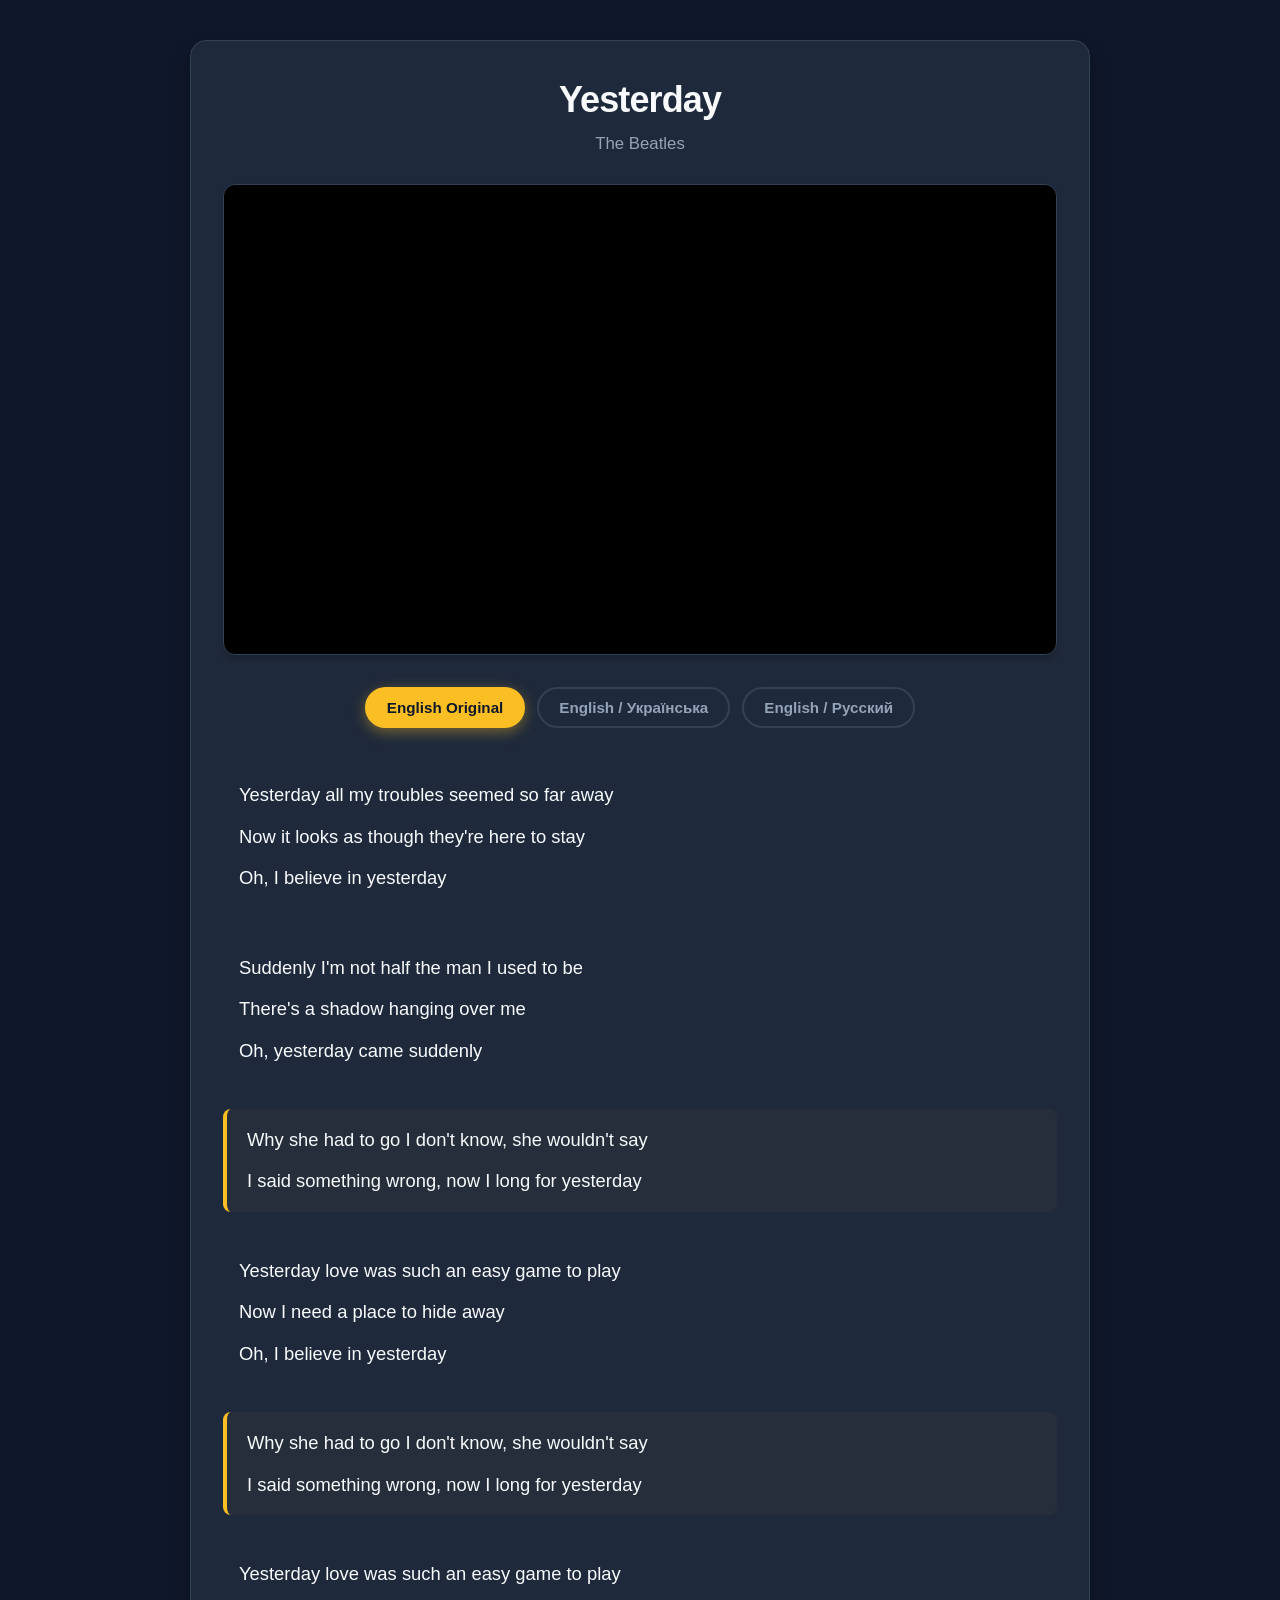
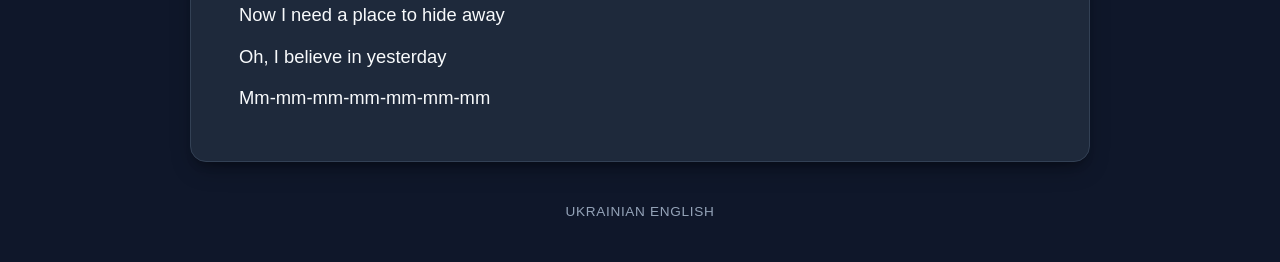
<file: yesterday.html>
<!DOCTYPE html>
<html lang="en">
<head>
    <meta charset="UTF-8">
    <meta name="viewport" content="width=device-width, initial-scale=1.0">
    <title>The Beatles - Yesterday (Lyrics & Translations)</title>
    <style>
        :root {
            --bg-color: #0f172a;
            --card-bg: #1e293b;
            --accent-color: #fbbf24;
            --accent-hover: #f59e0b;
            --text-main: #f8fafc;
            --text-muted: #94a3b8;
            --text-translation: #cbd5e1;
            --border-color: #334155;
        }

        * {
            box-sizing: border-box;
            margin: 0;
            padding: 0;
        }

        body {
            font-family: -apple-system, BlinkMacSystemFont, "Segoe UI", Roboto, "Helvetica Neue", Arial, sans-serif;
            background-color: var(--bg-color);
            color: var(--text-main);
            line-height: 1.5;
            padding: 40px 20px;
            display: flex;
            flex-direction: column;
            align-items: center;
            min-height: 100vh;
        }

        .container {
            width: 100%;
            max-width: 900px;
            background-color: var(--card-bg);
            border-radius: 16px;
            box-shadow: 0 10px 25px -5px rgba(0, 0, 0, 0.3), 0 8px 10px -6px rgba(0, 0, 0, 0.3);
            padding: 32px;
            border: 1px solid var(--border-color);
        }

        header {
            text-align: center;
            margin-bottom: 28px;
        }

        header h1 {
            font-size: 2.25rem;
            font-weight: 800;
            letter-spacing: -0.025em;
            color: var(--text-main);
            margin-bottom: 4px;
        }

        header p {
            color: var(--text-muted);
            font-size: 1.05rem;
        }

        .video-wrapper {
            position: relative;
            padding-bottom: 56.25%; /* 16:9 Aspect Ratio */
            height: 0;
            overflow: hidden;
            border-radius: 12px;
            background-color: #000;
            margin-bottom: 32px;
            box-shadow: 0 4px 6px -1px rgba(0, 0, 0, 0.2);
            border: 1px solid var(--border-color);
        }

        .video-wrapper iframe {
            position: absolute;
            top: 0;
            left: 0;
            width: 100%;
            height: 100%;
            border: 0;
        }

        .controls {
            display: flex;
            justify-content: center;
            gap: 12px;
            margin-bottom: 36px;
            flex-wrap: wrap;
        }

        .btn {
            background-color: #1e293b;
            color: var(--text-muted);
            border: 2px solid var(--border-color);
            padding: 10px 20px;
            font-size: 0.95rem;
            font-weight: 600;
            border-radius: 30px;
            cursor: pointer;
            transition: all 0.25s cubic-bezier(0.4, 0, 0.2, 1);
            outline: none;
        }

        .btn:hover {
            color: var(--text-main);
            border-color: var(--text-muted);
            transform: translateY(-1px);
        }

        .btn.active {
            background-color: var(--accent-color);
            color: #0f172a;
            border-color: var(--accent-color);
            box-shadow: 0 4px 14px rgba(251, 191, 36, 0.4);
        }

        .lyrics-container {
            display: flex;
            flex-direction: column;
            gap: 28px;
            margin-top: 10px;
        }

        .stanza {
            padding: 16px;
            border-radius: 8px;
            transition: background-color 0.2s ease;
        }

        .stanza:hover {
            background-color: rgba(255, 255, 255, 0.02);
        }

        .stanza.chorus {
            border-left: 4px solid var(--accent-color);
            background-color: rgba(251, 191, 36, 0.03);
            padding-left: 20px;
        }

        .stanza.chorus:hover {
            background-color: rgba(251, 191, 36, 0.05);
        }

        .lyrics-row {
            display: grid;
            grid-template-columns: 1fr;
            gap: 8px;
            margin-bottom: 12px;
        }

        .lyrics-row:last-child {
            margin-bottom: 0;
        }

        .side-by-side .lyrics-row {
            grid-template-columns: 1fr 1fr;
            gap: 40px;
        }

        .line {
            font-size: 1.15rem;
            line-height: 1.6;
        }

        .line.original {
            color: var(--text-main);
            font-weight: 500;
        }

        .line.translation {
            color: var(--text-translation);
            font-style: italic;
        }

        footer {
            margin-top: 40px;
            text-align: center;
            color: var(--text-muted);
            font-size: 0.85rem;
            letter-spacing: 0.05em;
        }

        /* Responsive Design */
        @media (max-width: 640px) {
            body {
                padding: 16px 8px;
            }
            .container {
                padding: 20px 16px;
            }
            header h1 {
                font-size: 1.75rem;
            }
            .side-by-side .lyrics-row {
                grid-template-columns: 1fr;
                gap: 4px;
                margin-bottom: 18px;
            }
            .line.translation {
                margin-bottom: 8px;
                border-bottom: 1px dashed rgba(255, 255, 255, 0.1);
                padding-bottom: 8px;
            }
            .line {
                font-size: 1.05rem;
            }
        }
    </style>
</head>
<body>

    <div class="container">
        <header>
            <h1>Yesterday</h1>
            <p>The Beatles</p>
        </header>

        <div class="video-wrapper">
            <!-- Embedded official YouTube video for Yesterday -->
            <iframe src="https://www.youtube.com/embed/fCV9oqtwyVA" title="The Beatles - Yesterday" allow="accelerometer; autoplay; clipboard-write; encrypted-media; gyroscope; picture-in-picture; web-share" allowfullscreen></iframe>
        </div>

        <div class="controls">
            <button class="btn active" onclick="switchMode('eng')">English Original</button>
            <button class="btn" onclick="switchMode('ukr')">English / Українська</button>
            <button class="btn" onclick="switchMode('rus')">English / Русский</button>
        </div>

        <div id="lyrics-display" class="lyrics-container">
            <!-- Dynamic Content Injected Here -->
        </div>
    </div>

    <footer>
        UKRAINIAN ENGLISH
    </footer>

    <script>
        const songData = [
            {
                type: "verse",
                lines: [
                    { eng: "Yesterday all my troubles seemed so far away", ukr: "Вчора всі мої біди здавалися такими далекими", rus: "Вчера все мои беды казались такими далекими" },
                    { eng: "Now it looks as though they're here to stay", ukr: "А тепер здається, що вони залишаться назавжди", rus: "А теперь кажется, что они пришли навсегда" },
                    { eng: "Oh, I believe in yesterday", ukr: "О, я вірю у вчорашній день", rus: "О, я верю во вчерашний день" }
                ]
            },
            {
                type: "verse",
                lines: [
                    { eng: "Suddenly I'm not half the man I used to be", ukr: "Зненацька я й наполовину не той, яким був колись", rus: "Вдруг я стал и наполовину не тем, кем был когда-то" },
                    { eng: "There's a shadow hanging over me", ukr: "Наді мною нависла тінь", rus: "Надо мной нависла тень" },
                    { eng: "Oh, yesterday came suddenly", ukr: "О, вчорашній день настав так раптово", rus: "О, вчерашний день наступил так внезапно" }
                ]
            },
            {
                type: "chorus",
                lines: [
                    { eng: "Why she had to go I don't know, she wouldn't say", ukr: "Чому їй довелося піти, я не знаю, вона не схотіла сказати", rus: "Почему она должна была уйти — я не знаю, она не захотела сказать" },
                    { eng: "I said something wrong, now I long for yesterday", ukr: "Я сказав щось не те, тепер я тужу за вчорашнім днем", rus: "Я сказал что-то не то, теперь я тоскую по вчерашнему дню" }
                ]
            },
            {
                type: "verse",
                lines: [
                    { eng: "Yesterday love was such an easy game to play", ukr: "Вчора кохання було такою легкою грою", rus: "Вчера любовь была такой легкой игрой" },
                    { eng: "Now I need a place to hide away", ukr: "Тепер мені треба десь сховатися", rus: "Теперь мне нужно где-то спрятаться" },
                    { eng: "Oh, I believe in yesterday", ukr: "О, я вірю у вчорашній день", rus: "О, я верю во вчерашний день" }
                ]
            },
            {
                type: "chorus",
                lines: [
                    { eng: "Why she had to go I don't know, she wouldn't say", ukr: "Чому їй довелося піти, я не знаю, вона не схотіла сказати", rus: "Почему она должна была уйти — я не знаю, она не захотела сказать" },
                    { eng: "I said something wrong, now I long for yesterday", ukr: "Я сказав щось не те, тепер я тужу за вчорашнім днем", rus: "Я сказал что-то не то, теперь я тоскую по вчерашнему дню" }
                ]
            },
            {
                type: "verse",
                lines: [
                    { eng: "Yesterday love was such an easy game to play", ukr: "Вчора кохання було такою легкою грою", rus: "Вчера любовь была такой легкой игрой" },
                    { eng: "Now I need a place to hide away", ukr: "Тепер мені треба десь сховатися", rus: "Теперь мне нужно где-то спрятаться" },
                    { eng: "Oh, I believe in yesterday", ukr: "О, я вірю у вчорашній день", rus: "О, я верю во вчерашний день" },
                    { eng: "Mm-mm-mm-mm-mm-mm-mm", ukr: "Мм-мм-мм-мм-мм-мм-мм", rus: "Мм-мм-мм-мм-мм-мм-мм" }
                ]
            }
        ];

        function switchMode(mode) {
            // Update button active state
            const buttons = document.querySelectorAll('.btn');
            buttons.forEach(btn => btn.classList.remove('active'));
            
            if (mode === 'eng') buttons[0].classList.add('active');
            else if (mode === 'ukr') buttons[1].classList.add('active');
            else if (mode === 'rus') buttons[2].classList.add('active');

            const container = document.getElementById('lyrics-display');
            container.innerHTML = '';

            if (mode === 'eng') {
                container.classList.remove('side-by-side');
            } else {
                container.classList.add('side-by-side');
            }

            songData.forEach(stanza => {
                const stanzaDiv = document.createElement('div');
                stanzaDiv.className = `stanza ${stanza.type}`;

                stanza.lines.forEach(line => {
                    const rowDiv = document.createElement('div');
                    rowDiv.className = 'lyrics-row';

                    const engLine = document.createElement('div');
                    engLine.className = 'line original';
                    engLine.textContent = line.eng;
                    rowDiv.appendChild(engLine);

                    if (mode !== 'eng') {
                        const transLine = document.createElement('div');
                        transLine.className = 'line translation';
                        transLine.textContent = line[mode];
                        rowDiv.appendChild(transLine);
                    }

                    stanzaDiv.appendChild(rowDiv);
                });

                container.appendChild(stanzaDiv);
            });
        }

        // Initial paint
        switchMode('eng');
    </script>
</body>
</html>
</file>
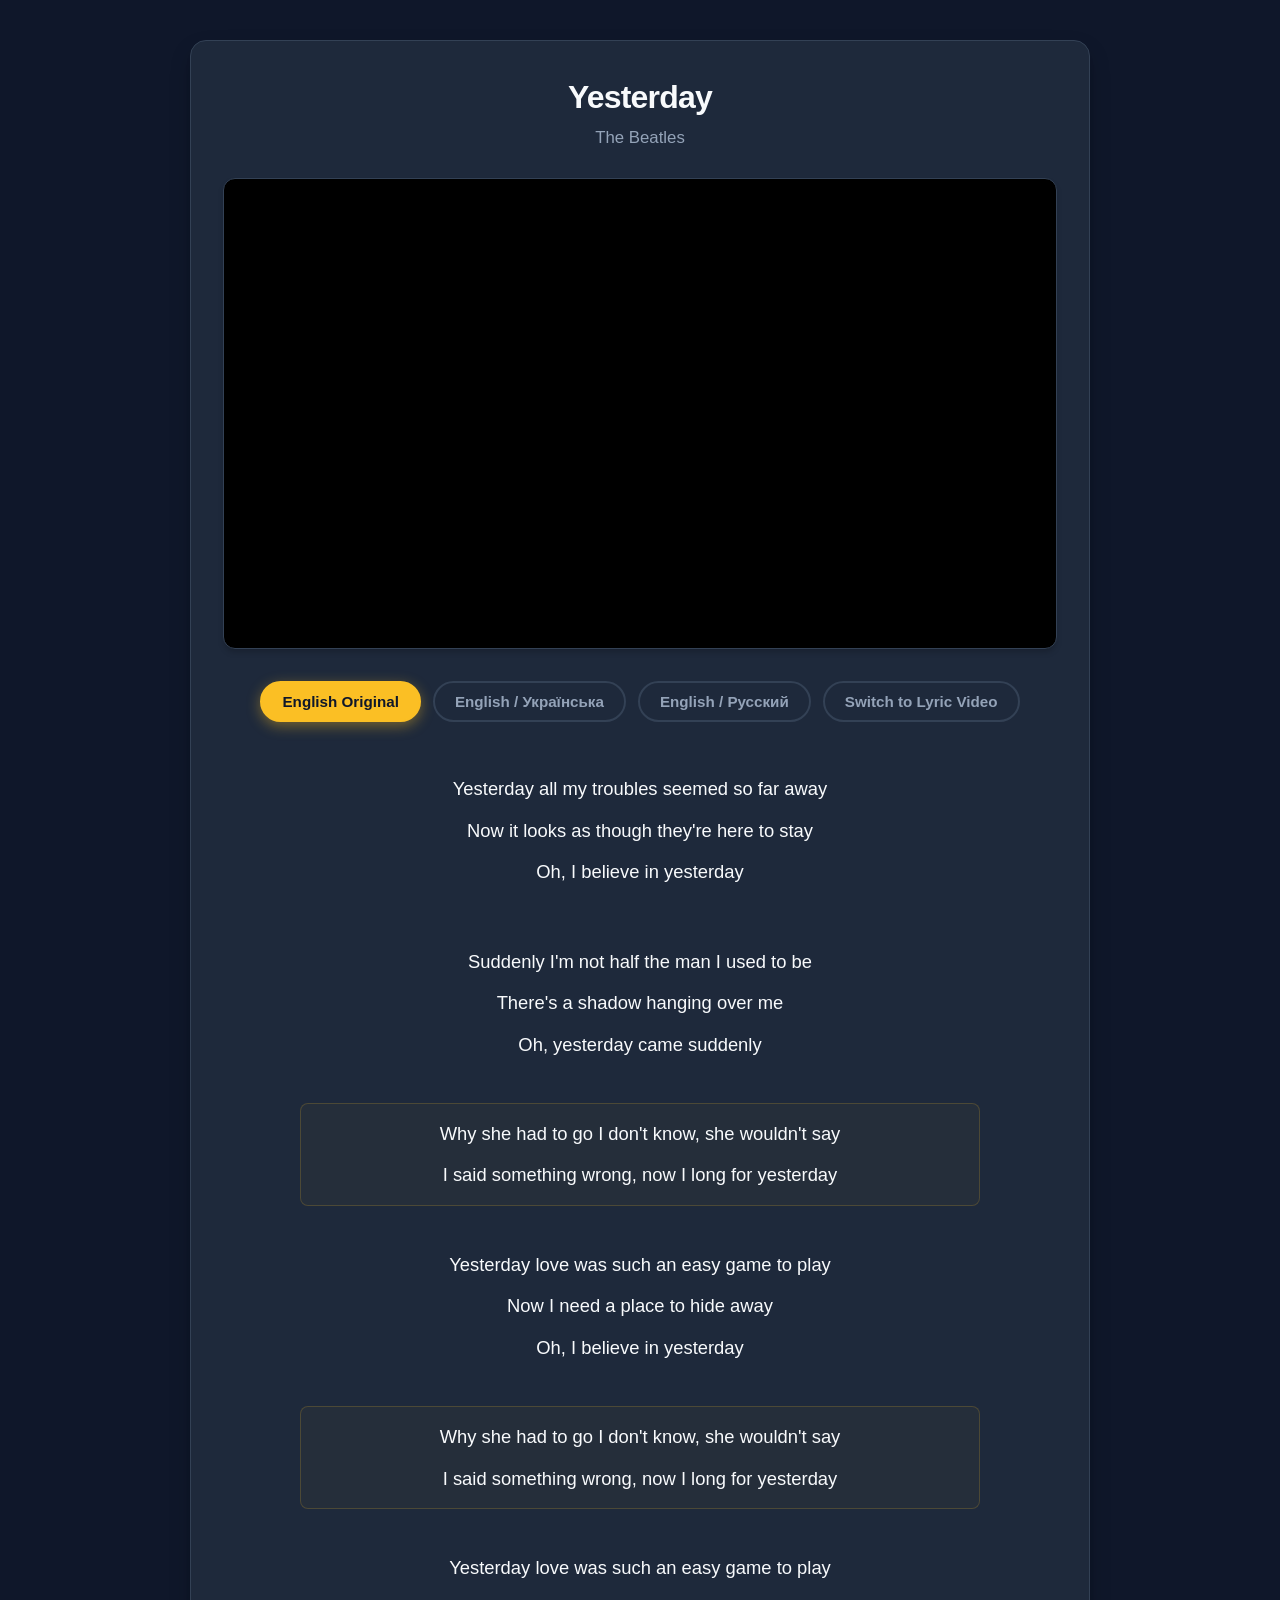
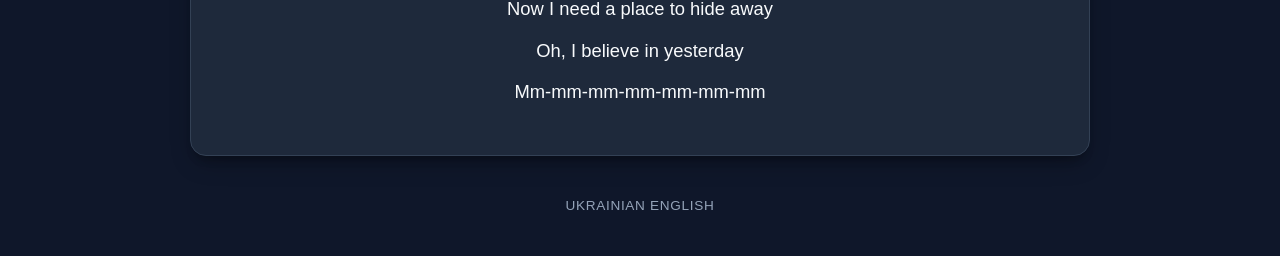
<file: Yesterday.html>
<!doctype html>
<html lang="en">
  <head>
    <meta charset="UTF-8" />
    <meta name="viewport" content="width=device-width, initial-scale=1.0" />
    <title>The Beatles - Yesterday (Lyrics & Translations)</title>
    <style>
      :root {
        --bg-color: #0f172a;
        --card-bg: #1e293b;
        --accent-color: #fbbf24;
        --accent-hover: #f59e0b;
        --text-main: #f8fafc;
        --text-muted: #94a3b8;
        --text-translation: #cbd5e1;
        --border-color: #334155;
      }

      * {
        box-sizing: border-box;
        margin: 0;
        padding: 0;
      }

      body {
        font-family:
          -apple-system, BlinkMacSystemFont, "Segoe UI", Roboto,
          "Helvetica Neue", Arial, sans-serif;
        background-color: var(--bg-color);
        color: var(--text-main);
        line-height: 1.5;
        padding: 40px 20px;
        display: flex;
        flex-direction: column;
        align-items: center;
        min-height: 100vh;
      }

      .container {
        width: 100%;
        max-width: 900px;
        background-color: var(--card-bg);
        border-radius: 16px;
        box-shadow:
          0 10px 25px -5px rgba(0, 0, 0, 0.3),
          0 8px 10px -6px rgba(0, 0, 0, 0.3);
        padding: 32px;
        border: 1px solid var(--border-color);
      }

      header {
        text-align: center;
        margin-bottom: 28px;
      }

      header h1 {
        font-size: 2rem;
        font-weight: 800;
        letter-spacing: -0.025em;
        color: var(--text-main);
        margin-bottom: 4px;
      }

      header p {
        color: var(--text-muted);
        font-size: 1.05rem;
      }

      .video-wrapper {
        position: relative;
        padding-bottom: 56.25%; /* 16:9 Aspect Ratio */
        height: 0;
        overflow: hidden;
        border-radius: 12px;
        background-color: #000;
        margin-bottom: 32px;
        box-shadow: 0 4px 6px -1px rgba(0, 0, 0, 0.2);
        border: 1px solid var(--border-color);
      }

      .video-wrapper iframe {
        position: absolute;
        top: 0;
        left: 0;
        width: 100%;
        height: 100%;
        border: 0;
      }

      .controls {
        display: flex;
        justify-content: center;
        gap: 12px;
        margin-bottom: 36px;
        flex-wrap: wrap;
      }

      .btn,
      .video-toggle {
        background-color: #1e293b;
        color: var(--text-muted);
        border: 2px solid var(--border-color);
        padding: 10px 20px;
        font-size: 0.95rem;
        font-weight: 600;
        border-radius: 30px;
        cursor: pointer;
        transition: all 0.25s cubic-bezier(0.4, 0, 0.2, 1);
        outline: none;
      }

      .btn:hover,
      .video-toggle:hover {
        color: var(--text-main);
        border-color: var(--text-muted);
        transform: translateY(-1px);
      }

      .btn.active {
        background-color: var(--accent-color);
        color: #0f172a;
        border-color: var(--accent-color);
        box-shadow: 0 4px 14px rgba(251, 191, 36, 0.4);
      }

      .lyrics-container {
        display: flex;
        flex-direction: column;
        gap: 28px;
        margin-top: 10px;
      }

      .lyrics-container:not(.side-by-side) {
        align-items: center;
      }

      .stanza {
        padding: 16px;
        border-radius: 8px;
        transition: background-color 0.2s ease;
      }

      .lyrics-container:not(.side-by-side) .stanza {
        width: min(100%, 680px);
        text-align: center;
      }

      .stanza:hover {
        background-color: rgba(255, 255, 255, 0.02);
      }

      .stanza.chorus {
        border-left: 4px solid var(--accent-color);
        background-color: rgba(251, 191, 36, 0.03);
        padding-left: 20px;
      }

      .stanza.chorus:hover {
        background-color: rgba(251, 191, 36, 0.05);
      }

      .lyrics-container:not(.side-by-side) .stanza.chorus {
        border-left: none;
        padding-left: 16px;
        box-shadow: inset 0 0 0 1px rgba(251, 191, 36, 0.18);
      }

      .lyrics-row {
        display: grid;
        grid-template-columns: 1fr;
        gap: 8px;
        margin-bottom: 12px;
      }

      .lyrics-row:last-child {
        margin-bottom: 0;
      }

      .side-by-side .lyrics-row {
        grid-template-columns: 1fr 1fr;
        gap: 40px;
      }

      .line {
        font-size: 1.15rem;
        line-height: 1.6;
      }

      .line.original {
        color: var(--text-main);
        font-weight: 500;
      }

      .line.translation {
        color: var(--text-translation);
        font-style: italic;
      }

      footer {
        margin-top: 40px;
        text-align: center;
        color: var(--text-muted);
        font-size: 0.85rem;
        letter-spacing: 0.05em;
      }

      /* Responsive Design */
      @media (max-width: 640px) {
        body {
          padding: 16px 8px;
        }
        .container {
          padding: 20px 16px;
        }
        header h1 {
          font-size: 1.75rem;
        }
        .side-by-side .lyrics-row {
          grid-template-columns: 1fr;
          gap: 4px;
          margin-bottom: 18px;
        }
        .line.translation {
          margin-bottom: 8px;
          border-bottom: 1px dashed rgba(255, 255, 255, 0.1);
          padding-bottom: 8px;
        }
        .line {
          font-size: 1.05rem;
        }
      }
    </style>
  </head>
  <body>
    <div class="container">
      <header>
        <h1>Yesterday</h1>
        <p>The Beatles</p>
      </header>

      <div class="video-wrapper">
        <iframe
          id="song-video"
          src="https://www.youtube.com/embed/wXTJBr9tt8Q"
          title="The Beatles - Yesterday (Music Video)"
          allow="
            accelerometer;
            autoplay;
            clipboard-write;
            encrypted-media;
            gyroscope;
            picture-in-picture;
            web-share;
          "
          allowfullscreen
        ></iframe>
      </div>

      <div class="controls">
        <button class="btn active" onclick="switchMode('eng')">
          English Original
        </button>
        <button class="btn" onclick="switchMode('ukr')">
          English / Українська
        </button>
        <button class="btn" onclick="switchMode('rus')">
          English / Русский
        </button>
        <button
          id="video-toggle-btn"
          class="video-toggle"
          onclick="toggleVideo()"
        >
          Switch to Lyric Video
        </button>
      </div>

      <div id="lyrics-display" class="lyrics-container">
        <!-- Dynamic Content Injected Here -->
      </div>
    </div>

    <footer>UKRAINIAN ENGLISH</footer>

    <script>
      const songData = [
        {
          type: "verse",
          lines: [
            {
              eng: "Yesterday all my troubles seemed so far away",
              ukr: "Вчора всі мої біди здавалися такими далекими",
              rus: "Вчера все мои беды казались такими далекими",
            },
            {
              eng: "Now it looks as though they're here to stay",
              ukr: "А тепер здається, що вони залишаться назавжди",
              rus: "А теперь кажется, что они пришли навсегда",
            },
            {
              eng: "Oh, I believe in yesterday",
              ukr: "О, я вірю у вчорашній день",
              rus: "О, я верю во вчерашний день",
            },
          ],
        },
        {
          type: "verse",
          lines: [
            {
              eng: "Suddenly I'm not half the man I used to be",
              ukr: "Зненацька я й наполовину не той, яким був колись",
              rus: "Вдруг я стал и наполовину не тем, кем был когда-то",
            },
            {
              eng: "There's a shadow hanging over me",
              ukr: "Наді мною нависла тінь",
              rus: "Надо мной нависла тень",
            },
            {
              eng: "Oh, yesterday came suddenly",
              ukr: "О, вчорашній день настав так раптово",
              rus: "О, вчерашний день наступил так внезапно",
            },
          ],
        },
        {
          type: "chorus",
          lines: [
            {
              eng: "Why she had to go I don't know, she wouldn't say",
              ukr: "Чому їй довелося піти, я не знаю, вона не схотіла сказати",
              rus: "Почему она должна была уйти — я не знаю, она не захотела сказать",
            },
            {
              eng: "I said something wrong, now I long for yesterday",
              ukr: "Я сказав щось не те, тепер я тужу за вчорашнім днем",
              rus: "Я сказал что-то не то, теперь я тоскую по вчерашнему дню",
            },
          ],
        },
        {
          type: "verse",
          lines: [
            {
              eng: "Yesterday love was such an easy game to play",
              ukr: "Вчора кохання було такою легкою грою",
              rus: "Вчера любовь была такой легкой игрой",
            },
            {
              eng: "Now I need a place to hide away",
              ukr: "Тепер мені треба десь сховатися",
              rus: "Теперь мне нужно где-то спрятаться",
            },
            {
              eng: "Oh, I believe in yesterday",
              ukr: "О, я вірю у вчорашній день",
              rus: "О, я верю во вчерашний день",
            },
          ],
        },
        {
          type: "chorus",
          lines: [
            {
              eng: "Why she had to go I don't know, she wouldn't say",
              ukr: "Чому їй довелося піти, я не знаю, вона не схотіла сказати",
              rus: "Почему она должна была уйти — я не знаю, она не захотела сказать",
            },
            {
              eng: "I said something wrong, now I long for yesterday",
              ukr: "Я сказав щось не те, тепер я тужу за вчорашнім днем",
              rus: "Я сказал что-то не то, теперь я тоскую по вчерашнему дню",
            },
          ],
        },
        {
          type: "verse",
          lines: [
            {
              eng: "Yesterday love was such an easy game to play",
              ukr: "Вчора кохання було такою легкою грою",
              rus: "Вчера любовь была такой легкой игрой",
            },
            {
              eng: "Now I need a place to hide away",
              ukr: "Тепер мені треба десь сховатися",
              rus: "Теперь мне нужно где-то спрятаться",
            },
            {
              eng: "Oh, I believe in yesterday",
              ukr: "О, я вірю у вчорашній день",
              rus: "О, я верю во вчерашний день",
            },
            {
              eng: "Mm-mm-mm-mm-mm-mm-mm",
              ukr: "Мм-мм-мм-мм-мм-мм-мм",
              rus: "Мм-мм-мм-мм-мм-мм-мм",
            },
          ],
        },
      ];

      const videoSources = {
        music: {
          src: "https://www.youtube.com/embed/wXTJBr9tt8Q",
          title: "The Beatles - Yesterday (Music Video)",
          buttonLabel: "Switch to Lyric Video",
        },
        lyric: {
          src: "https://www.youtube.com/embed/ogKi-58S26Y",
          title: "The Beatles - Yesterday (Lyric Video)",
          buttonLabel: "Switch to Music Video",
        },
      };

      let currentVideoType = "music";

      function updateVideo() {
        const player = document.getElementById("song-video");
        const toggleButton = document.getElementById("video-toggle-btn");
        const currentVideo = videoSources[currentVideoType];

        player.src = currentVideo.src;
        player.title = currentVideo.title;
        toggleButton.textContent = currentVideo.buttonLabel;
      }

      function toggleVideo() {
        currentVideoType = currentVideoType === "music" ? "lyric" : "music";
        updateVideo();
      }

      function switchMode(mode) {
        // Update button active state
        const buttons = document.querySelectorAll(".btn");
        buttons.forEach((btn) => btn.classList.remove("active"));

        if (mode === "eng") buttons[0].classList.add("active");
        else if (mode === "ukr") buttons[1].classList.add("active");
        else if (mode === "rus") buttons[2].classList.add("active");

        const container = document.getElementById("lyrics-display");
        container.innerHTML = "";

        if (mode === "eng") {
          container.classList.remove("side-by-side");
        } else {
          container.classList.add("side-by-side");
        }

        songData.forEach((stanza) => {
          const stanzaDiv = document.createElement("div");
          stanzaDiv.className = `stanza ${stanza.type}`;

          stanza.lines.forEach((line) => {
            const rowDiv = document.createElement("div");
            rowDiv.className = "lyrics-row";

            const engLine = document.createElement("div");
            engLine.className = "line original";
            engLine.textContent = line.eng;
            rowDiv.appendChild(engLine);

            if (mode !== "eng") {
              const transLine = document.createElement("div");
              transLine.className = "line translation";
              transLine.textContent = line[mode];
              rowDiv.appendChild(transLine);
            }

            stanzaDiv.appendChild(rowDiv);
          });

          container.appendChild(stanzaDiv);
        });
      }

      // Initial paint
      updateVideo();
      switchMode("eng");
    </script>
  </body>
</html>
</file>
<file: style.css>
*, *::before, *::after { box-sizing: border-box; margin: 0; padding: 0; }

:root {
  --bg: #0c0e14;
  --surface: #13151e;
  --surface-2: #1a1d2b;
  --border: rgba(255,255,255,0.06);
  --text: #e4e6f0;
  --text-dim: #8b8fa7;
  --radius: 16px;
}

body {
  font-family: 'Inter', system-ui, sans-serif;
  background: var(--bg);
  color: var(--text);
  line-height: 1.6;
  -webkit-font-smoothing: antialiased;
}

/* ── Top Bar (Brand navigation) ── */
.top-bar {
  position: sticky;
  top: 0;
  z-index: 100;
  background: rgba(12, 14, 20, 0.75);
  backdrop-filter: blur(16px);
  -webkit-backdrop-filter: blur(16px);
  border-bottom: 1px solid var(--border);
}
.top-bar-inner {
  padding: 14px 32px;
  display: flex;
  align-items: center;
  justify-content: space-between;
}
.top-bar-badge {
  font-size: 11px;
  font-weight: 700;
  text-transform: uppercase;
  letter-spacing: 1px;
  color: var(--text-dim);
  background: rgba(255, 255, 255, 0.04);
  padding: 4px 10px;
  border-radius: 6px;
  border: 1px solid var(--border);
}
.brand {
  font-size: 14px;
  font-weight: 800;
  letter-spacing: 1px;
  color: #fff;
  text-transform: uppercase;
  display: flex;
  align-items: center;
  gap: 8px;
}
.brand::before {
  content: '';
  display: inline-block;
  width: 8px;
  height: 8px;
  border-radius: 50%;
  background: linear-gradient(135deg, #38bdf8, #facc15); /* Ukrainian blue & yellow gradient */
  box-shadow: 0 0 8px rgba(56, 189, 248, 0.6);
}

/* ── Starter Header ── */
.starter-header {
  padding: 56px 24px 24px;
  max-width: 820px;
  margin: 0 auto;
}
.header-inner {
  display: flex;
  align-items: center;
  justify-content: space-between;
  border-bottom: 1px solid var(--border);
  padding-bottom: 20px;
}
.starter-header h1 {
  font-size: clamp(2rem, 5vw, 2.75rem);
  font-weight: 800;
  letter-spacing: -1px;
  margin: 0;
  background: linear-gradient(135deg, #fff 50%, #c084fc);
  -webkit-background-clip: text;
  -webkit-text-fill-color: transparent;
}
.song-count-badge {
  font-size: 13px;
  font-weight: 600;
  padding: 6px 14px;
  border-radius: 100px;
  background: rgba(168,85,247,0.12);
  color: #c084fc;
  border: 1px solid rgba(168,85,247,0.2);
  letter-spacing: 0.5px;
}

/* ── Container ── */
.container { max-width: 820px; margin: 0 auto; padding: 20px 24px 80px; }

/* ── Phase Section ── */
.phase {
  margin-bottom: 56px;
  animation: fadeUp 0.5s ease both;
}
.phase:nth-child(1) { animation-delay: 0.05s; }
.phase:nth-child(2) { animation-delay: 0.15s; }
.phase:nth-child(3) { animation-delay: 0.25s; }
.phase:nth-child(4) { animation-delay: 0.35s; }

@keyframes fadeUp {
  from { opacity: 0; transform: translateY(24px); }
  to   { opacity: 1; transform: translateY(0); }
}

.phase-header {
  display: flex;
  align-items: center;
  gap: 14px;
  margin-bottom: 8px;
}
.phase-dot {
  width: 12px; height: 12px;
  border-radius: 50%;
  flex-shrink: 0;
  box-shadow: 0 0 12px currentColor;
}
.phase-title {
  font-size: 22px;
  font-weight: 700;
  letter-spacing: -0.5px;
}
.phase-level {
  margin-left: auto;
  font-size: 13px;
  font-weight: 600;
  padding: 4px 14px;
  border-radius: 100px;
  background: rgba(255,255,255,0.06);
}
.phase-desc {
  color: var(--text-dim);
  font-size: 13px;
  margin: 0 0 20px 26px;
}

/* ── Song Card ── */
.song-list { display: flex; flex-direction: column; gap: 6px; }

.song {
  display: grid;
  grid-template-columns: 40px 1fr auto;
  grid-template-rows: auto 0fr;
  align-items: center;
  gap: 0 16px;
  padding: 14px 18px;
  background: var(--surface);
  border: 1px solid var(--border);
  border-radius: 12px;
  cursor: pointer;
  transition: grid-template-rows 0.3s cubic-bezier(0.4, 0, 0.2, 1), background 0.2s, border-color 0.2s, transform 0.15s, box-shadow 0.3s ease;
  overflow: hidden;
}
.song:not(.open):hover {
  background: var(--surface-2);
  border-color: rgba(255,255,255,0.1);
  transform: translateX(4px);
}
.song.open {
  grid-template-rows: auto 1fr;
  gap: 12px 16px;
  background: var(--surface-2);
  border-color: var(--phase-color-alpha, rgba(255,255,255,0.12));
  box-shadow: 0 10px 30px -10px rgba(0, 0, 0, 0.5), 0 0 20px -5px var(--phase-color-glow, transparent);
}

.song-num {
  grid-row: 1;
  grid-column: 1;
  width: 36px; height: 36px;
  display: flex; align-items: center; justify-content: center;
  border-radius: 10px;
  font-size: 14px;
  font-weight: 700;
  color: #fff;
  flex-shrink: 0;
}

.song-info {
  grid-row: 1;
  grid-column: 2;
  min-width: 0;
}
.song-title {
  font-size: 15px;
  font-weight: 600;
  color: #fff;
  white-space: nowrap;
  overflow: hidden;
  text-overflow: ellipsis;
}
.song-artist {
  font-size: 13px;
  color: var(--text-dim);
  white-space: nowrap;
  overflow: hidden;
  text-overflow: ellipsis;
}

.song-chevron {
  grid-row: 1;
  grid-column: 3;
  color: var(--text-dim);
  font-size: 18px;
  transition: transform 0.2s, color 0.2s;
}
.song:hover .song-chevron {
  color: #fff;
}
.song.open .song-chevron { transform: rotate(90deg); }

.song-note {
  grid-row: 2;
  grid-column: 1 / -1;
  align-self: start;
  overflow: hidden;
  min-height: 0;
  padding: 0 18px;
  margin-top: 0;
  border-top: 1px solid transparent;
  opacity: 0;
  visibility: hidden;
  font-size: 13px;
  color: var(--text-dim);
  line-height: 1.6;
  transition: padding 0.3s cubic-bezier(0.4, 0, 0.2, 1), margin 0.3s cubic-bezier(0.4, 0, 0.2, 1), border-color 0.3s ease, opacity 0.3s ease, visibility 0.3s ease;
}
.song.open .song-note {
  visibility: visible;
  opacity: 1;
  margin-top: 6px;
  border-top: 1px solid var(--border);
  padding: 10px 18px 4px;
}

@media (max-width: 600px) {
  .container { padding: 32px 16px 60px; }
  .song { grid-template-columns: 34px 1fr auto; gap: 10px; padding: 12px 14px; }
  .song-num { width: 30px; height: 30px; font-size: 12px; border-radius: 8px; }
  .phase-header { flex-wrap: wrap; }
  .phase-level { margin-left: 26px; }
}

.song-note p { margin-bottom: 12px; }
.song-video { margin-top: 16px; display: flex; flex-direction: column; gap: 8px; }
.song-video iframe { border-radius: 8px; background: #000; }

.song-lyrics-toggle {
  display: inline-block;
  margin-top: 12px;
  padding: 6px 12px;
  background: rgba(255,255,255,0.05);
  border-radius: 6px;
  cursor: pointer;
  font-size: 12px;
  font-weight: 600;
  text-transform: uppercase;
  color: #fff;
  transition: background 0.2s, color 0.2s;
}
.song-lyrics-toggle:hover {
  background: var(--phase-color-alpha, rgba(255,255,255,0.1));
  color: var(--phase-color, #fff);
}
.song-lyrics {
  max-height: 0;
  opacity: 0;
  margin-top: 0;
  background: rgba(8, 9, 13, 0.6);
  border: 1px solid transparent;
  border-radius: 10px;
  overflow: hidden;
  display: flex;
  flex-direction: column;
  transition: max-height 0.4s cubic-bezier(0.4, 0, 0.2, 1), opacity 0.3s ease, margin 0.4s ease, border-color 0.3s ease;
}
.song-lyrics.show {
  max-height: 450px;
  opacity: 1;
  margin-top: 12px;
  border-color: var(--border);
}

/* ── Lyrics Tabs Segmented Control ── */
.song-lyrics-header {
  display: flex;
  justify-content: space-between;
  align-items: center;
  padding: 8px 12px;
  background: rgba(255,255,255,0.02);
  border-bottom: 1px solid var(--border);
}
.lyrics-tabs {
  display: flex;
  background: rgba(255,255,255,0.03);
  padding: 2px;
  border-radius: 8px;
  border: 1px solid var(--border);
}
.lyric-tab-btn {
  background: none;
  border: 1px solid transparent;
  outline: none;
  padding: 5px 12px;
  font-size: 11px;
  font-weight: 700;
  color: var(--text-dim);
  border-radius: 6px;
  cursor: pointer;
  transition: all 0.2s ease;
  text-transform: uppercase;
  letter-spacing: 0.5px;
}
.lyric-tab-btn:hover {
  color: #fff;
}
.lyric-tab-btn.active {
  background: var(--phase-color-alpha, rgba(168,85,247,0.2));
  color: var(--phase-color, #c084fc);
  border-color: var(--phase-color-alpha, rgba(168,85,247,0.3));
}

/* ── Lyrics Content Body ── */
.song-lyrics-content {
  padding: 18px;
  overflow-y: auto;
  font-size: 13.5px;
  line-height: 1.8;
  color: #d1d5db;
  transition: opacity 0.15s ease, transform 0.15s ease;
  opacity: 1;
  transform: translateY(0);
  scrollbar-width: thin;
  scrollbar-color: rgba(255, 255, 255, 0.12) transparent;
}
.song-lyrics-content::-webkit-scrollbar {
  width: 6px;
}
.song-lyrics-content::-webkit-scrollbar-track {
  background: transparent;
}
.song-lyrics-content::-webkit-scrollbar-thumb {
  background: rgba(255, 255, 255, 0.12);
  border-radius: 10px;
}
.song-lyrics-content::-webkit-scrollbar-thumb:hover {
  background: rgba(255, 255, 255, 0.24);
}
.song-lyrics-content.switching {
  opacity: 0;
  transform: translateY(4px);
}

/* ── Single-column English lyrics layout ── */
.song-lyrics-english-only {
  font-family: inherit;
  white-space: pre-wrap;
  font-size: 14px;
  line-height: 1.8;
  color: #e4e6f0;
}

/* ── Side-by-side lyrics layout ── */
.song-lyrics-side {
  display: flex;
  flex-direction: column;
  gap: 4px;
}
.lyrics-row {
  display: grid;
  grid-template-columns: 1fr 1fr;
  gap: 32px;
  padding: 6px 10px;
  margin: 0 -8px;
  border-radius: 0 6px 6px 0;
  border-left: 2px solid transparent;
  position: relative;
  transition: background-color 0.2s ease, border-color 0.2s ease, transform 0.2s ease;
}
.lyrics-row::after {
  content: '';
  position: absolute;
  top: 6px;
  bottom: 6px;
  left: 50%;
  width: 1px;
  background: rgba(255, 255, 255, 0.04);
  transform: translateX(-50%);
  pointer-events: none;
  transition: background-color 0.2s ease;
}
.lyrics-row:hover {
  background-color: var(--phase-color-glow, rgba(255, 255, 255, 0.04));
  border-left-color: var(--phase-color, rgba(255, 255, 255, 0.2));
}
.lyrics-row:hover::after {
  background: rgba(255, 255, 255, 0.08);
}
.lyrics-row.empty-row {
  height: 24px;
}
.lyrics-row.empty-row::after {
  display: none;
}
.line-en {
  color: #e4e6f0;
  font-family: 'Inter', system-ui, sans-serif;
  font-weight: 500;
  font-size: 14px;
  line-height: 1.6;
  transition: color 0.2s ease;
}
.line-tr {
  color: var(--text-dim);
  font-family: 'Inter', system-ui, sans-serif;
  font-style: normal;
  font-weight: 400;
  font-size: 14px;
  line-height: 1.6;
  transition: color 0.2s ease;
}
.lyrics-row:hover .line-en {
  color: #fff;
}
.lyrics-row:hover .line-tr {
  color: #e4e6f0;
}

/* ── Loading Spinner ── */
.lyrics-loading {
  display: flex;
  flex-direction: column;
  align-items: center;
  justify-content: center;
  padding: 40px;
  gap: 12px;
  color: var(--text-dim);
  font-size: 13px;
}
.lyrics-spinner {
  width: 24px;
  height: 24px;
  border: 2px solid rgba(255,255,255,0.05);
  border-top-color: #c084fc;
  border-radius: 50%;
  animation: lyric-spin 0.8s linear infinite;
}
@keyframes lyric-spin {
  to { transform: rotate(360deg); }
}

/* ── Error message ── */
.lyrics-error {
  padding: 24px;
  text-align: center;
  color: #ef4444;
  font-size: 13px;
}

@media (max-width: 600px) {
  .starter-header { padding: 32px 16px 12px; }
  .header-inner { padding-bottom: 14px; }
  .starter-header h1 { font-size: 1.85rem; }
  .lyrics-row {
    grid-template-columns: 1fr;
    gap: 4px;
    padding: 8px 10px;
    margin: 0 -8px;
    border-left: none !important;
  }
  .lyrics-row::after {
    display: none;
  }
  .line-tr {
    padding-left: 12px;
    border-left: 2px solid var(--phase-color, rgba(168, 85, 247, 0.3));
    margin-bottom: 0;
  }
}
</file>
